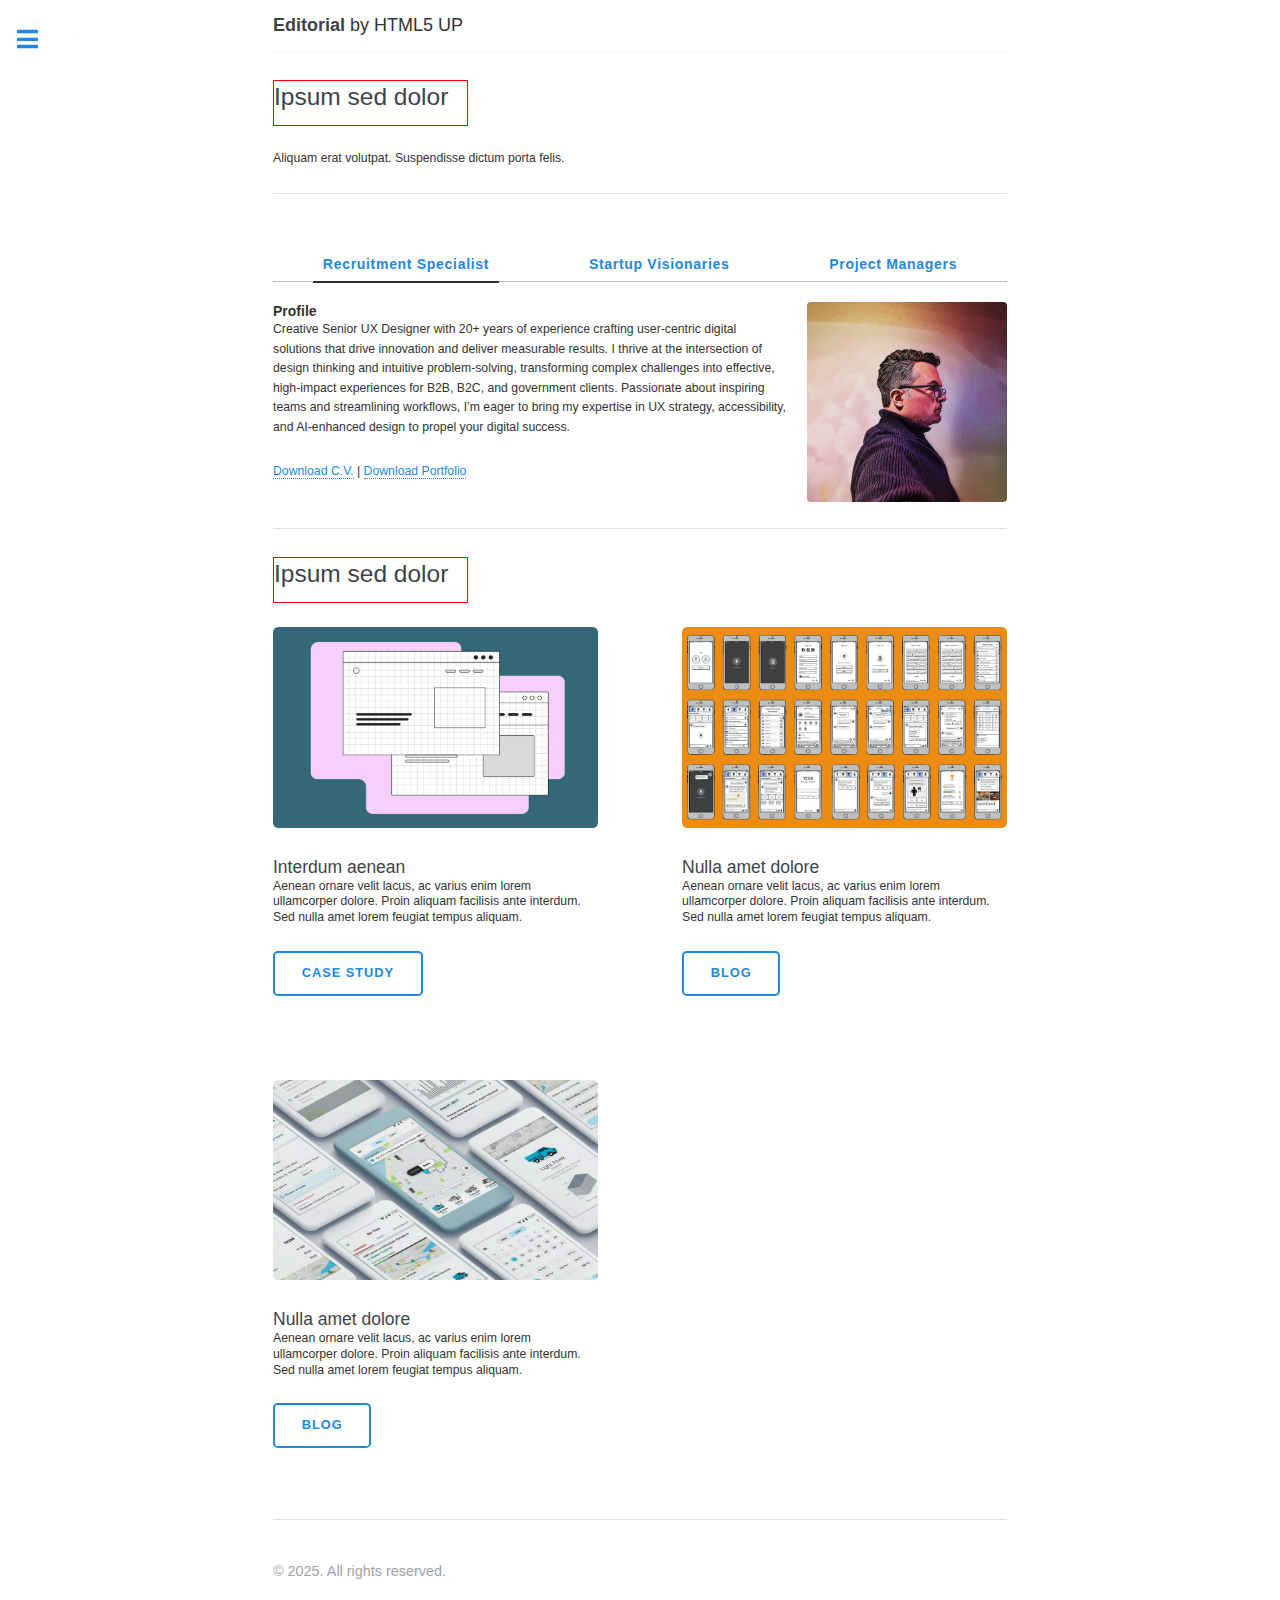
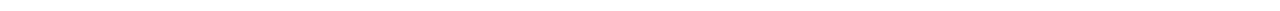
<file: index.html>
<!DOCTYPE HTML>
<!--
	Editorial by HTML5 UP
	html5up.net | @ajlkn
	Free for personal and commercial use under the CCA 3.0 license (html5up.net/license)
-->
<html>

<head>
	<title>Editorial by HTML5 UP</title>
	<meta charset="utf-8" />
	<meta name="viewport" content="width=device-width, initial-scale=1, user-scalable=no" />
	<link rel="stylesheet" href="assets/css/main.css" />
</head>

<body class="is-preload">

	<!-- Wrapper -->
	<div id="wrapper">

		<!-- Main -->
		<div id="main">
			<div class="inner">

				<!-- Header -->
				<header id="header">
					<a href="index.html" class="logo"><strong>Editorial</strong> by HTML5 UP</a>

				</header>

				<section>
					<header class="major">
						<h2>Ipsum sed dolor</h2>
					</header>
					<p>Aliquam erat volutpat. Suspendisse dictum porta felis.</p>
				</section>

				<!-- Profile tabs -->
				<section class="profile-tabs">

					<div class="tabs">
						<button class="tab-button active" data-tab="personal">Recruitment Specialist</button>
						<button class="tab-button" data-tab="qualification">Startup Visionaries</button>
						<button class="tab-button" data-tab="education">Project Managers</button>
					</div>
					<div class="tab-content">
						<div class="tab-pane active" id="personal">

							<div class="tab-content-layout">
								<div class="tab-text">
									<h3>Profile</h3>
									<p>Creative Senior UX Designer with 20+ years of experience crafting user-centric
										digital solutions that drive innovation and deliver measurable results. I thrive
										at the intersection of design thinking and intuitive problem-solving,
										transforming complex challenges into effective, high-impact experiences for B2B,
										B2C, and government clients. Passionate about inspiring teams and streamlining
										workflows, I’m eager to bring my expertise in UX strategy, accessibility, and
										AI-enhanced design to propel your digital success.</p>
									<p><a href="#">Download C.V.</a> | <a href="#">Download Portfolio</a></p>
								</div>
								<div class="tab-image-container">
									<img src="images/portrait-filled.jpg" alt="Education Image" class="tab-image">
								</div>
							</div>
						</div>
						<div class="tab-pane" id="qualification">
							<h3>Growth Through Design</h3>
							<div class="tab-content-layout">
								<div class="tab-text">
									<p>With over 20 years of experience as a Senior UX Designer, I bring a proven track
										record of crafting digital products that elevate success in banking, finance,
										publicity, software development, and IT consulting. My user-centered designs
										enhance engagement and profitability, seamlessly aligning customer needs with
										business objectives. I guide projects from concept to market with precision,
										collaborating across teams to deliver practical, impactful solutions that drive
										results and position startups for growth. Count on me to turn your vision into a
										competitive edge that scales.</p>
								</div>
								<div class="tab-image-container">
									<img src="images/alert.jpg" alt="Education Image" class="tab-image">
								</div>
							</div>
						</div>
						<div class="tab-pane" id="education">
							<h3>Navigator, Collaborator, and Integrator</h3>
							<div class="tab-content-layout">
								<div class="tab-text">
									<p>I’m a Senior UX Designer who’s spent years bridging design and code, crafting
										visually striking, user-centric experiences for web and mobile with tools like
										Mural, Figma, Uizard, Visily, and Mockflow. Grounded in usability,
										accessibility, and information architecture, I’ve collaborated closely with dev
										teams—decoding design files, supervising implementation, and speaking the
										language of the software lifecycle. With a knack for HTML, CSS, and JavaScript,
										I’ve tweaked templates and deployed simple CMS setups, ensuring ideas come to
										life seamlessly from wireframes to launch, aligned with user needs and business
										goals.</p>
								</div>
								<div class="tab-image-container">
									<img src="images/autora.jpg" alt="Education Image" class="tab-image">
								</div>
							</div>
						</div>
					</div>
				</section>



				<!-- Section -->
				<section>
					<header class="major">
						<h2>Ipsum sed dolor</h2>
					</header>
					<div class="posts">
						<article>
							<a href="#" class="image"><img src="images/mockup-04.jpg" alt="" /></a>
							<h3>Interdum aenean</h3>
							<p>Aenean ornare velit lacus, ac varius enim lorem ullamcorper dolore. Proin aliquam
								facilisis ante interdum. Sed nulla amet lorem feugiat tempus aliquam.</p>
							<ul class="actions">
								<li><a href="generic.html" class="button">Case study</a></li>
							</ul>
						</article>
						<article>
							<a href="#" class="image"><img src="images/mockup-01.jpg" alt="" /></a>
							<h3>Nulla amet dolore</h3>
							<p>Aenean ornare velit lacus, ac varius enim lorem ullamcorper dolore. Proin aliquam
								facilisis ante interdum. Sed nulla amet lorem feugiat tempus aliquam.</p>
							<ul class="actions">
								
								<li><a href="case-show-1.html" class="button">Blog</a></li>
							</ul>
						</article>
						<article>
							<a href="#" class="image"><img src="images/mockup-03.jpg" alt="" /></a>
							<h3>Nulla amet dolore</h3>
							<p>Aenean ornare velit lacus, ac varius enim lorem ullamcorper dolore. Proin aliquam
								facilisis ante interdum. Sed nulla amet lorem feugiat tempus aliquam.</p>
							<ul class="actions">
								
								<li><a href="case-show-1.html" class="button">Blog</a></li>
							</ul>
						</article>
					</div>
				</section>
				<hr class="major" />
				<!-- Footer -->
				<footer id="footer">
					<p class="copyright">&copy; 2025. All rights reserved.</p>
				</footer>
			</div>

		</div>

		<!-- Sidebar -->
		<div id="sidebar">
			<div class="inner">

				<!-- Menu -->
				<nav id="menu">
					<header class="major">
						<h2>Menu</h2>
					</header>
					<ul>
						<li><a href="index.html">About me</a></li>


						<li>
							<span class="opener">Projects</span>
							<ul>
								<li><a href="#">Design approach</a></li>
								<li><a href="case-show-1.html">Case mobile app</a></li>
								<li><a href="generic.html">Case web app</a></li>
							</ul>
						</li>



					</ul>
				</nav>



				<!-- Section -->
				<section>
					<header class="major">
						<h2>Get in touch</h2>
					</header>
					<p><i class="fa fa-quote-left fa-3x fa-pull-left fa-border" aria-hidden="true"></i>Sed varius enim
						lorem ullamcorper dolore aliquam aenean ornare velit lacus, ac varius enim lorem ullamcorper
						dolore. Proin sed aliquam facilisis ante interdum. Sed nulla amet lorem feugiat tempus aliquam.
					</p>
					<ul class="contact">
						<li class="icon solid fa-envelope"><a href="#">Digital Product Design</a></li>
						<li class="icon solid fa-camera-retro"><a href="#">Digital Product Design</a></li>
						<li class="icon solid fa-spinner"><a href="#">Digital Product Design</a></li>
					</ul>
				</section>

				<!-- Footer -->
				<footer id="footer">
					<p class="copyright">&copy; 2025. All rights reserved. Inspired by: <a
							href="https://html5up.net">HTML5 UP</a>.</p>
				</footer>

			</div>
		</div>

	</div>

	<!-- Scripts -->
	<script src="assets/js/jquery.min.js"></script>
	<script src="assets/js/browser.min.js"></script>
	<script src="assets/js/breakpoints.min.js"></script>
	<script src="assets/js/util.js"></script>
	<script src="assets/js/main.js"></script>
	<script>
		document.querySelectorAll('.tab-button').forEach(button => {
			button.addEventListener('click', () => {
				const tabId = button.getAttribute('data-tab');
				document.querySelectorAll('.tab-button').forEach(btn => btn.classList.remove('active'));
				document.querySelectorAll('.tab-pane').forEach(pane => pane.classList.remove('active'));
				button.classList.add('active');
				document.getElementById(tabId).classList.add('active');
			});
		});
	</script>
</body>

</html>
</file>
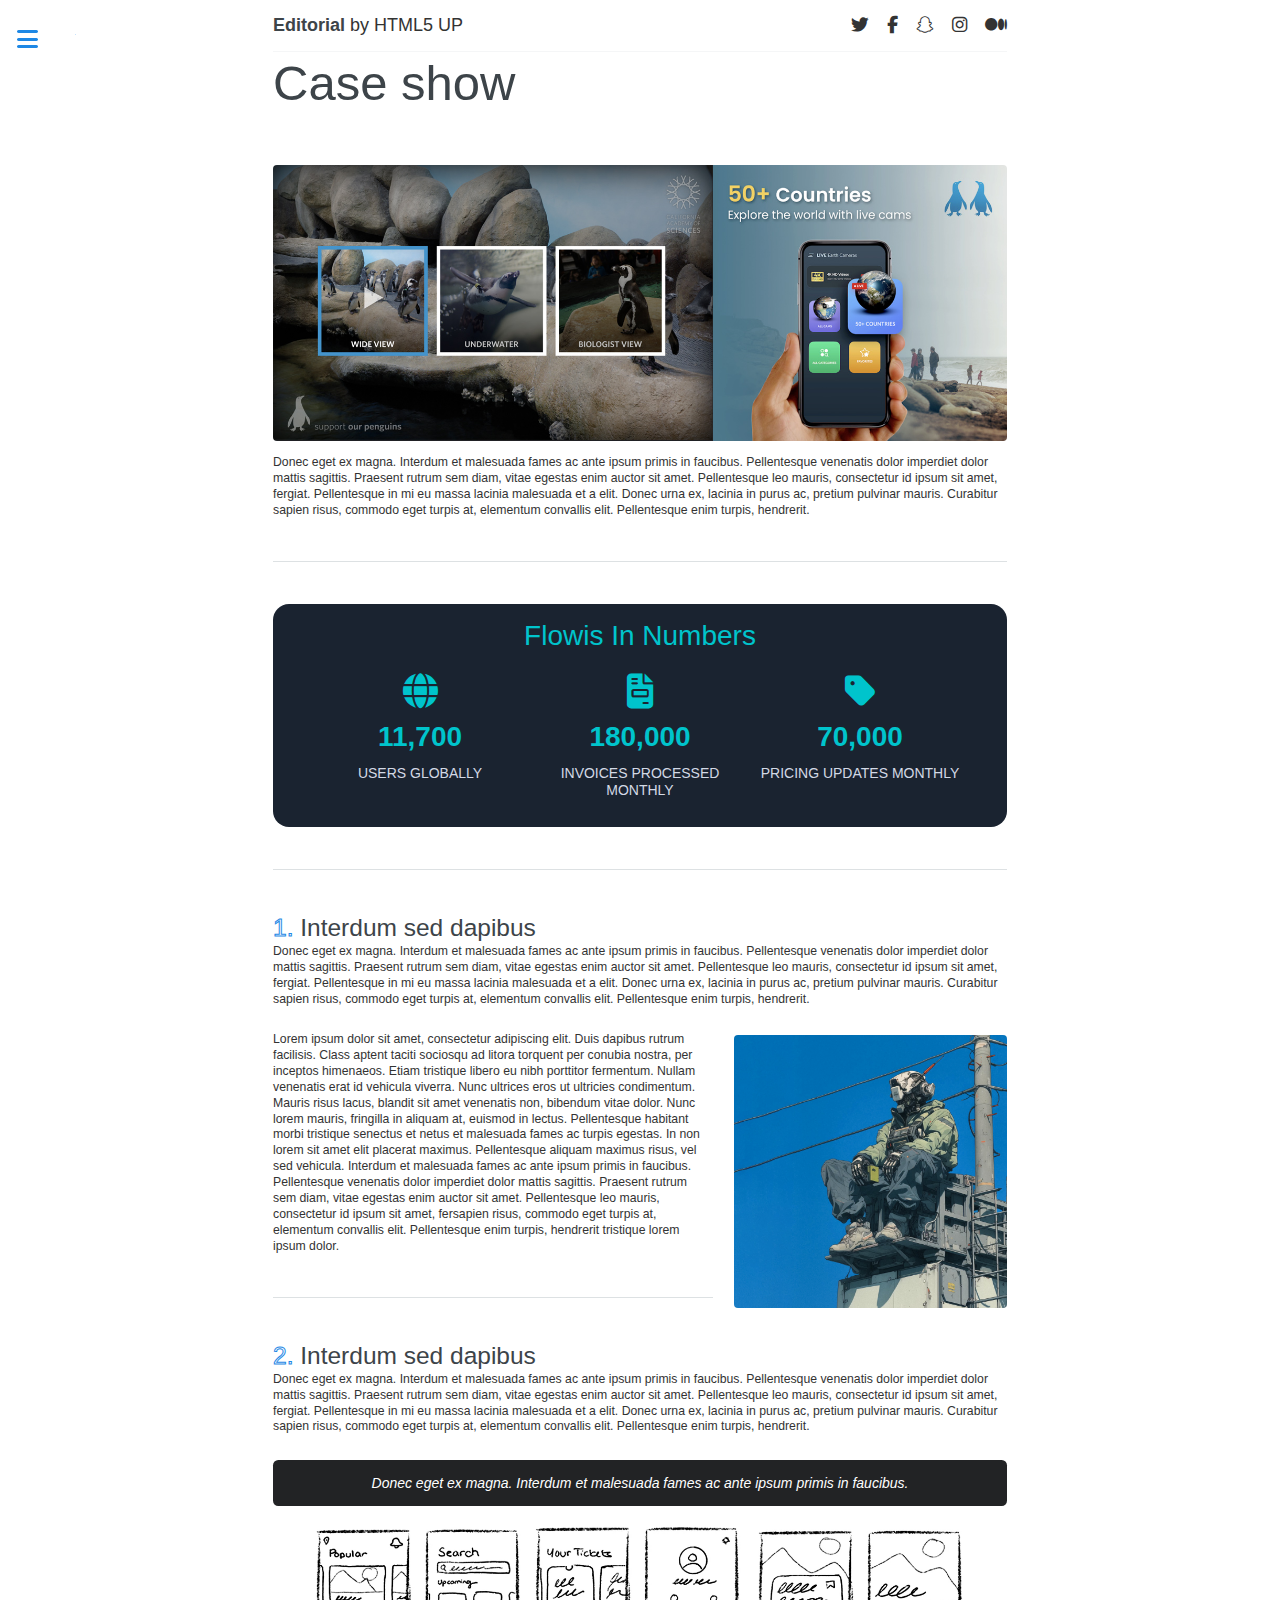
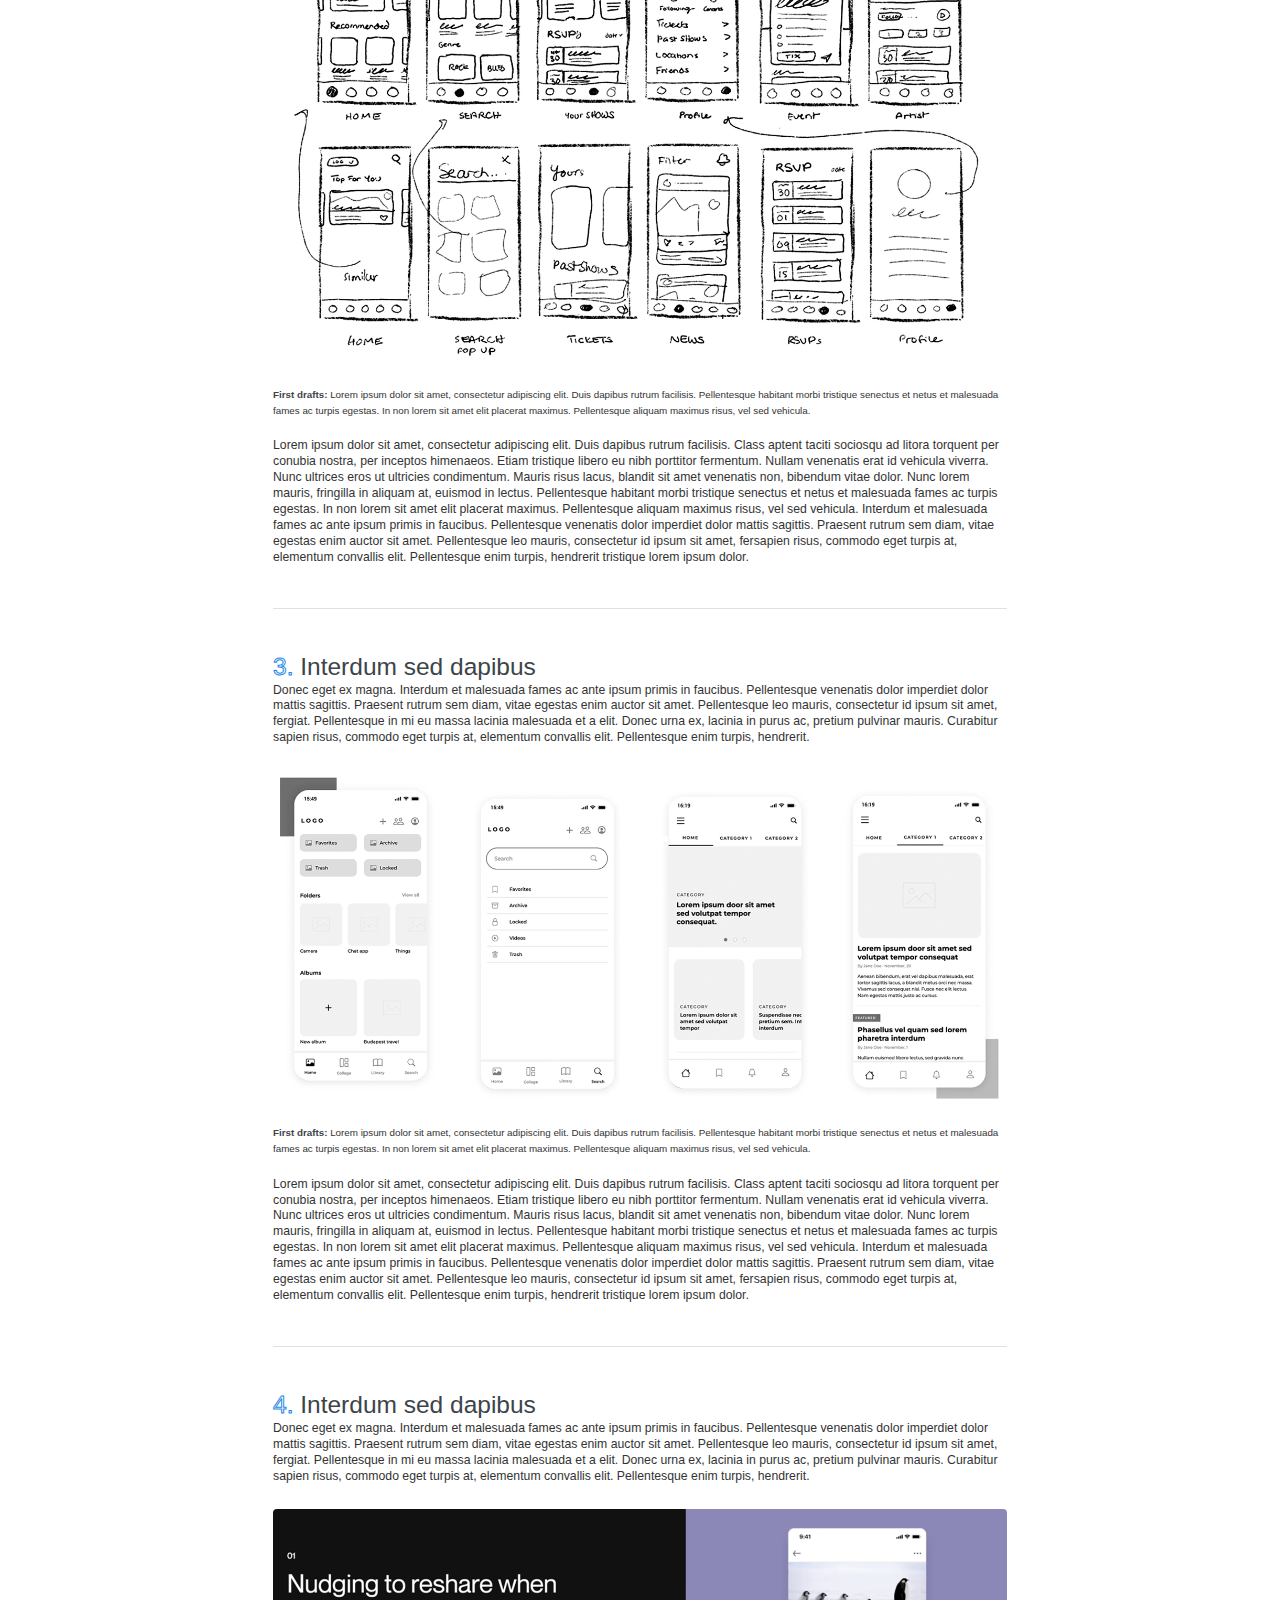
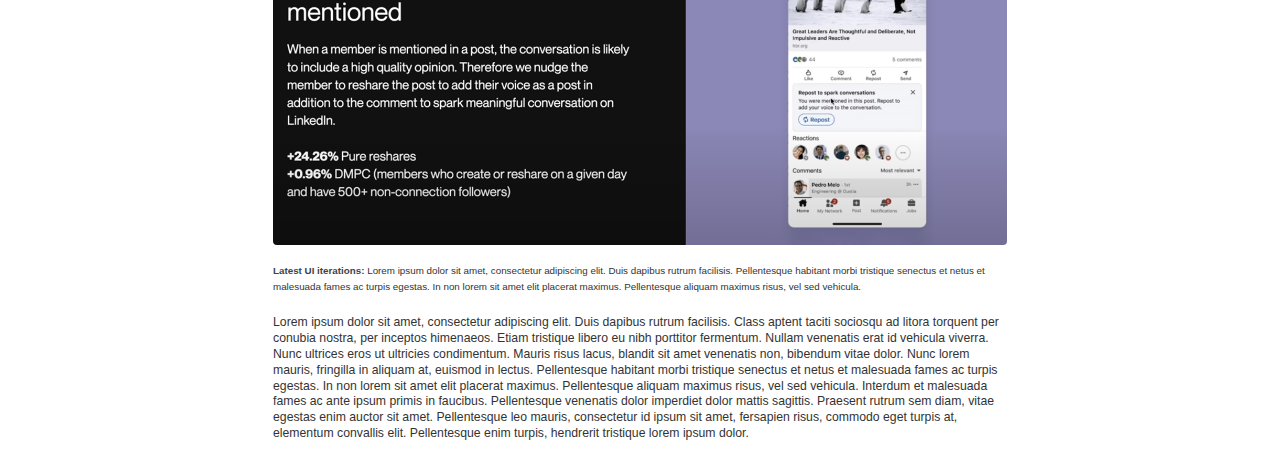
<file: case-show-1.html>
<!DOCTYPE HTML>
<!--
	Editorial by HTML5 UP
	html5up.net | @ajlkn
	Free for personal and commercial use under the CCA 3.0 license (html5up.net/license)
-->
<html>

<head>
	<title>Case show</title>
	<meta charset="utf-8" />
	<meta name="viewport" content="width=device-width, initial-scale=1, user-scalable=no" />
	<link rel="stylesheet" href="assets/css/main.css" />
<!-- Include Font Awesome for icons (optional, for similar icons) -->
<!-- <link rel="stylesheet" href="https://cdnjs.cloudflare.com/ajax/libs/font-awesome/6.0.0-beta3/css/all.min.css"> -->
<link rel="stylesheet" href="https://cdnjs.cloudflare.com/ajax/libs/font-awesome/6.7.2/css/all.min.css">


</head>

<body class="is-preload">

	<!-- Wrapper -->
	<div id="wrapper">

		<!-- Main -->
		<div id="main">
			<div class="inner">

				<!-- Header -->
				<header id="header">
					<a href="index.html" class="logo"><strong>Editorial</strong> by HTML5 UP</a>
					<ul class="icons">
						<li><a href="#" class="icon brands fa-twitter"><span class="label">Twitter</span></a></li>
						<li><a href="#" class="icon brands fa-facebook-f"><span class="label">Facebook</span></a></li>
						<li><a href="#" class="icon brands fa-snapchat-ghost"><span class="label">Snapchat</span></a>
						</li>
						<li><a href="#" class="icon brands fa-instagram"><span class="label">Instagram</span></a></li>
						<li><a href="#" class="icon brands fa-medium-m"><span class="label">Medium</span></a></li>
					</ul>
				</header>

				<!-- Content -->
		
					<header class="main">
						<h1>Case show</h1>
					</header>

					<span class="image main"><img src="images/wire04.jpg" alt="" /></span>


					<p>Donec eget ex magna. Interdum et malesuada fames ac ante ipsum primis in faucibus. Pellentesque
						venenatis dolor imperdiet dolor mattis sagittis. Praesent rutrum sem diam, vitae egestas enim
						auctor sit amet. Pellentesque leo mauris, consectetur id ipsum sit amet, fergiat. Pellentesque
						in mi eu massa lacinia malesuada et a elit. Donec urna ex, lacinia in purus ac, pretium pulvinar
						mauris. Curabitur sapien risus, commodo eget turpis at, elementum convallis elit. Pellentesque
						enim turpis, hendrerit.</p>

				<hr class="major" />

				<section class="kpi-section">
					<h2>Flowis In Numbers</h2>
					<div class="kpi-container">
						<div class="kpi-item">
							<i class="fas fa-globe"></i>
							<div class="kpi-number">11,700</div>
							<div class="kpi-label">Users Globally</div>
						</div>
						<div class="kpi-item">
							<i class="fas fa-file-invoice"></i>
							<div class="kpi-number">180,000</div>
							<div class="kpi-label">Invoices Processed Monthly</div>
						</div>
						<div class="kpi-item">
							<i class="fas fa-tag"></i>
							<div class="kpi-number">70,000</div>
							<div class="kpi-label">Pricing Updates Monthly</div>
						</div>
					</div>
				</section>

				<hr class="major" />


				<h2> <span class="outline">1.</span> Interdum sed dapibus</h2>
						<p>Donec eget ex magna. Interdum et malesuada fames ac ante ipsum primis in faucibus. Pellentesque
							venenatis dolor imperdiet dolor mattis sagittis. Praesent rutrum sem diam, vitae egestas enim
							auctor sit amet. Pellentesque leo mauris, consectetur id ipsum sit amet, fergiat. Pellentesque
							in mi eu massa lacinia malesuada et a elit. Donec urna ex, lacinia in purus ac, pretium pulvinar
							mauris. Curabitur sapien risus, commodo eget turpis at, elementum convallis elit. Pellentesque
							enim turpis, hendrerit.</p>
	
							<span class="image right"><img src="images/wire05.jpg" alt="" /></span>
	
						<p>Lorem ipsum dolor sit amet, consectetur adipiscing elit. Duis dapibus rutrum facilisis. Class
							aptent taciti sociosqu ad litora torquent per conubia nostra, per inceptos himenaeos. Etiam
							tristique libero eu nibh porttitor fermentum. Nullam venenatis erat id vehicula viverra. Nunc
							ultrices eros ut ultricies condimentum. Mauris risus lacus, blandit sit amet venenatis non,
							bibendum vitae dolor. Nunc lorem mauris, fringilla in aliquam at, euismod in lectus.
							Pellentesque habitant morbi tristique senectus et netus et malesuada fames ac turpis egestas. In
							non lorem sit amet elit placerat maximus. Pellentesque aliquam maximus risus, vel sed vehicula.
							Interdum et malesuada fames ac ante ipsum primis in faucibus. Pellentesque venenatis dolor
							imperdiet dolor mattis sagittis. Praesent rutrum sem diam, vitae egestas enim auctor sit amet.
							Pellentesque leo mauris, consectetur id ipsum sit amet, fersapien risus, commodo eget turpis at,
							elementum convallis elit. Pellentesque enim turpis, hendrerit tristique lorem ipsum dolor.</p>
	
							<hr class="major" />		

				
				
					<h2><span class="outline">2.</span> Interdum sed dapibus</h2>
					<p>Donec eget ex magna. Interdum et malesuada fames ac ante ipsum primis in faucibus. Pellentesque
						venenatis dolor imperdiet dolor mattis sagittis. Praesent rutrum sem diam, vitae egestas enim
						auctor sit amet. Pellentesque leo mauris, consectetur id ipsum sit amet, fergiat. Pellentesque
						in mi eu massa lacinia malesuada et a elit. Donec urna ex, lacinia in purus ac, pretium pulvinar
						mauris. Curabitur sapien risus, commodo eget turpis at, elementum convallis elit. Pellentesque
						enim turpis, hendrerit.</p>
						<div class="highlight"><p>Donec eget ex magna. Interdum et malesuada fames ac ante ipsum primis in faucibus.</p></div>

						<span class="image main wireframe"><img src="images/wire01.png" alt="" /></span>
						<p><sub><b>First drafts: </b>Lorem ipsum dolor sit amet, consectetur adipiscing elit. Duis dapibus
							rutrum facilisis. Pellentesque habitant morbi tristique senectus et netus et malesuada fames ac
							turpis egestas. In non lorem sit amet elit placerat maximus. Pellentesque aliquam maximus risus,
							vel sed vehicula.</sub></p>

					<p>Lorem ipsum dolor sit amet, consectetur adipiscing elit. Duis dapibus rutrum facilisis. Class
						aptent taciti sociosqu ad litora torquent per conubia nostra, per inceptos himenaeos. Etiam
						tristique libero eu nibh porttitor fermentum. Nullam venenatis erat id vehicula viverra. Nunc
						ultrices eros ut ultricies condimentum. Mauris risus lacus, blandit sit amet venenatis non,
						bibendum vitae dolor. Nunc lorem mauris, fringilla in aliquam at, euismod in lectus.
						Pellentesque habitant morbi tristique senectus et netus et malesuada fames ac turpis egestas. In
						non lorem sit amet elit placerat maximus. Pellentesque aliquam maximus risus, vel sed vehicula.
						Interdum et malesuada fames ac ante ipsum primis in faucibus. Pellentesque venenatis dolor
						imperdiet dolor mattis sagittis. Praesent rutrum sem diam, vitae egestas enim auctor sit amet.
						Pellentesque leo mauris, consectetur id ipsum sit amet, fersapien risus, commodo eget turpis at,
						elementum convallis elit. Pellentesque enim turpis, hendrerit tristique lorem ipsum dolor.</p>

						<hr class="major" />

						<h2><span class="outline">3.</span> Interdum sed dapibus</h2>
						<p>Donec eget ex magna. Interdum et malesuada fames ac ante ipsum primis in faucibus. Pellentesque
							venenatis dolor imperdiet dolor mattis sagittis. Praesent rutrum sem diam, vitae egestas enim
							auctor sit amet. Pellentesque leo mauris, consectetur id ipsum sit amet, fergiat. Pellentesque
							in mi eu massa lacinia malesuada et a elit. Donec urna ex, lacinia in purus ac, pretium pulvinar
							mauris. Curabitur sapien risus, commodo eget turpis at, elementum convallis elit. Pellentesque
							enim turpis, hendrerit.</p>
	
							<span class="image main wireframe"><img src="images/wire02.png" alt="" /></span>
							<p><sub><b>First drafts: </b>Lorem ipsum dolor sit amet, consectetur adipiscing elit. Duis dapibus
								rutrum facilisis. Pellentesque habitant morbi tristique senectus et netus et malesuada fames ac
								turpis egestas. In non lorem sit amet elit placerat maximus. Pellentesque aliquam maximus risus,
								vel sed vehicula.</sub></p>
	
						<p>Lorem ipsum dolor sit amet, consectetur adipiscing elit. Duis dapibus rutrum facilisis. Class
							aptent taciti sociosqu ad litora torquent per conubia nostra, per inceptos himenaeos. Etiam
							tristique libero eu nibh porttitor fermentum. Nullam venenatis erat id vehicula viverra. Nunc
							ultrices eros ut ultricies condimentum. Mauris risus lacus, blandit sit amet venenatis non,
							bibendum vitae dolor. Nunc lorem mauris, fringilla in aliquam at, euismod in lectus.
							Pellentesque habitant morbi tristique senectus et netus et malesuada fames ac turpis egestas. In
							non lorem sit amet elit placerat maximus. Pellentesque aliquam maximus risus, vel sed vehicula.
							Interdum et malesuada fames ac ante ipsum primis in faucibus. Pellentesque venenatis dolor
							imperdiet dolor mattis sagittis. Praesent rutrum sem diam, vitae egestas enim auctor sit amet.
							Pellentesque leo mauris, consectetur id ipsum sit amet, fersapien risus, commodo eget turpis at,
							elementum convallis elit. Pellentesque enim turpis, hendrerit tristique lorem ipsum dolor.</p>
	
							<hr class="major" />

							<h2><span class="outline">4.</span> Interdum sed dapibus</h2>
							<p>Donec eget ex magna. Interdum et malesuada fames ac ante ipsum primis in faucibus. Pellentesque
								venenatis dolor imperdiet dolor mattis sagittis. Praesent rutrum sem diam, vitae egestas enim
								auctor sit amet. Pellentesque leo mauris, consectetur id ipsum sit amet, fergiat. Pellentesque
								in mi eu massa lacinia malesuada et a elit. Donec urna ex, lacinia in purus ac, pretium pulvinar
								mauris. Curabitur sapien risus, commodo eget turpis at, elementum convallis elit. Pellentesque
								enim turpis, hendrerit.</p>
		
								<span class="image main mockup"><img src="images/wire03.png" alt="" /></span>
								<p><sub><b>Latest UI iterations: </b>Lorem ipsum dolor sit amet, consectetur adipiscing elit. Duis dapibus
									rutrum facilisis. Pellentesque habitant morbi tristique senectus et netus et malesuada fames ac
									turpis egestas. In non lorem sit amet elit placerat maximus. Pellentesque aliquam maximus risus,
									vel sed vehicula.</sub></p>
		
							<p>Lorem ipsum dolor sit amet, consectetur adipiscing elit. Duis dapibus rutrum facilisis. Class
								aptent taciti sociosqu ad litora torquent per conubia nostra, per inceptos himenaeos. Etiam
								tristique libero eu nibh porttitor fermentum. Nullam venenatis erat id vehicula viverra. Nunc
								ultrices eros ut ultricies condimentum. Mauris risus lacus, blandit sit amet venenatis non,
								bibendum vitae dolor. Nunc lorem mauris, fringilla in aliquam at, euismod in lectus.
								Pellentesque habitant morbi tristique senectus et netus et malesuada fames ac turpis egestas. In
								non lorem sit amet elit placerat maximus. Pellentesque aliquam maximus risus, vel sed vehicula.
								Interdum et malesuada fames ac ante ipsum primis in faucibus. Pellentesque venenatis dolor
								imperdiet dolor mattis sagittis. Praesent rutrum sem diam, vitae egestas enim auctor sit amet.
								Pellentesque leo mauris, consectetur id ipsum sit amet, fersapien risus, commodo eget turpis at,
								elementum convallis elit. Pellentesque enim turpis, hendrerit tristique lorem ipsum dolor.</p>
		

			

			</div>
		</div>

		<!-- Sidebar -->
		<div id="sidebar">
			<div class="inner">

				<!-- Search -->
				<section id="search" class="alt">
					<form method="post" action="#">
						<input type="text" name="query" id="query" placeholder="Search" />
					</form>
				</section>

				<!-- Menu -->
				<nav id="menu">
					<header class="major">
						<h2>Menu</h2>
					</header>
					<ul>
						<li><a href="index.html">Homepage</a></li>
						<li><a href="generic.html">Generic</a></li>
						<li><a href="elements.html">Elements</a></li>
						<li>
							<span class="opener">Submenu</span>
							<ul>
								<li><a href="#">Lorem Dolor</a></li>
								<li><a href="#">Ipsum Adipiscing</a></li>
								<li><a href="#">Tempus Magna</a></li>
								<li><a href="#">Feugiat Veroeros</a></li>
							</ul>
						</li>
						<li><a href="#">Etiam Dolore</a></li>
						<li><a href="#">Adipiscing</a></li>
						<li>
							<span class="opener">Another Submenu</span>
							<ul>
								<li><a href="#">Lorem Dolor</a></li>
								<li><a href="#">Ipsum Adipiscing</a></li>
								<li><a href="#">Tempus Magna</a></li>
								<li><a href="#">Feugiat Veroeros</a></li>
							</ul>
						</li>
						<li><a href="#">Maximus Erat</a></li>
						<li><a href="#">Sapien Mauris</a></li>
						<li><a href="#">Amet Lacinia</a></li>
					</ul>
				</nav>

				<!-- Section -->
				<section>
					<header class="major">
						<h2>Ante interdum</h2>
					</header>
					<div class="mini-posts">
						<article>
							<a href="#" class="image"><img src="images/pic07.jpg" alt="" /></a>
							<p>Aenean ornare velit lacus, ac varius enim lorem ullamcorper dolore aliquam.</p>
						</article>
						<article>
							<a href="#" class="image"><img src="images/pic08.jpg" alt="" /></a>
							<p>Aenean ornare velit lacus, ac varius enim lorem ullamcorper dolore aliquam.</p>
						</article>
						<article>
							<a href="#" class="image"><img src="images/pic09.jpg" alt="" /></a>
							<p>Aenean ornare velit lacus, ac varius enim lorem ullamcorper dolore aliquam.</p>
						</article>
					</div>
					<ul class="actions">
						<li><a href="#" class="button">More</a></li>
					</ul>
				</section>

				<!-- Section -->
				<section>
					<header class="major">
						<h2>Get in touch</h2>
					</header>
					<p>Sed varius enim lorem ullamcorper dolore aliquam aenean ornare velit lacus, ac varius enim lorem
						ullamcorper dolore. Proin sed aliquam facilisis ante interdum. Sed nulla amet lorem feugiat
						tempus aliquam.</p>
					<ul class="contact">
						<li class="icon solid fa-envelope"><a href="#">information@untitled.tld</a></li>
						<li class="icon solid fa-phone">(000) 000-0000</li>
						<li class="icon solid fa-home">1234 Somewhere Road #8254<br />
							Nashville, TN 00000-0000</li>
					</ul>
				</section>

				<!-- Footer -->
				<footer id="footer">
					<p class="copyright">&copy; Untitled. All rights reserved. Demo Images: <a
							href="https://unsplash.com">Unsplash</a>. Design: <a href="https://html5up.net">HTML5
							UP</a>.</p>
				</footer>

			</div>
		</div>

	</div>

	<!-- Scripts -->
	<script src="assets/js/jquery.min.js"></script>
	<script src="assets/js/browser.min.js"></script>
	<script src="assets/js/breakpoints.min.js"></script>
	<script src="assets/js/util.js"></script>
	<script src="assets/js/main.js"></script>

</body>

</html>
</file>
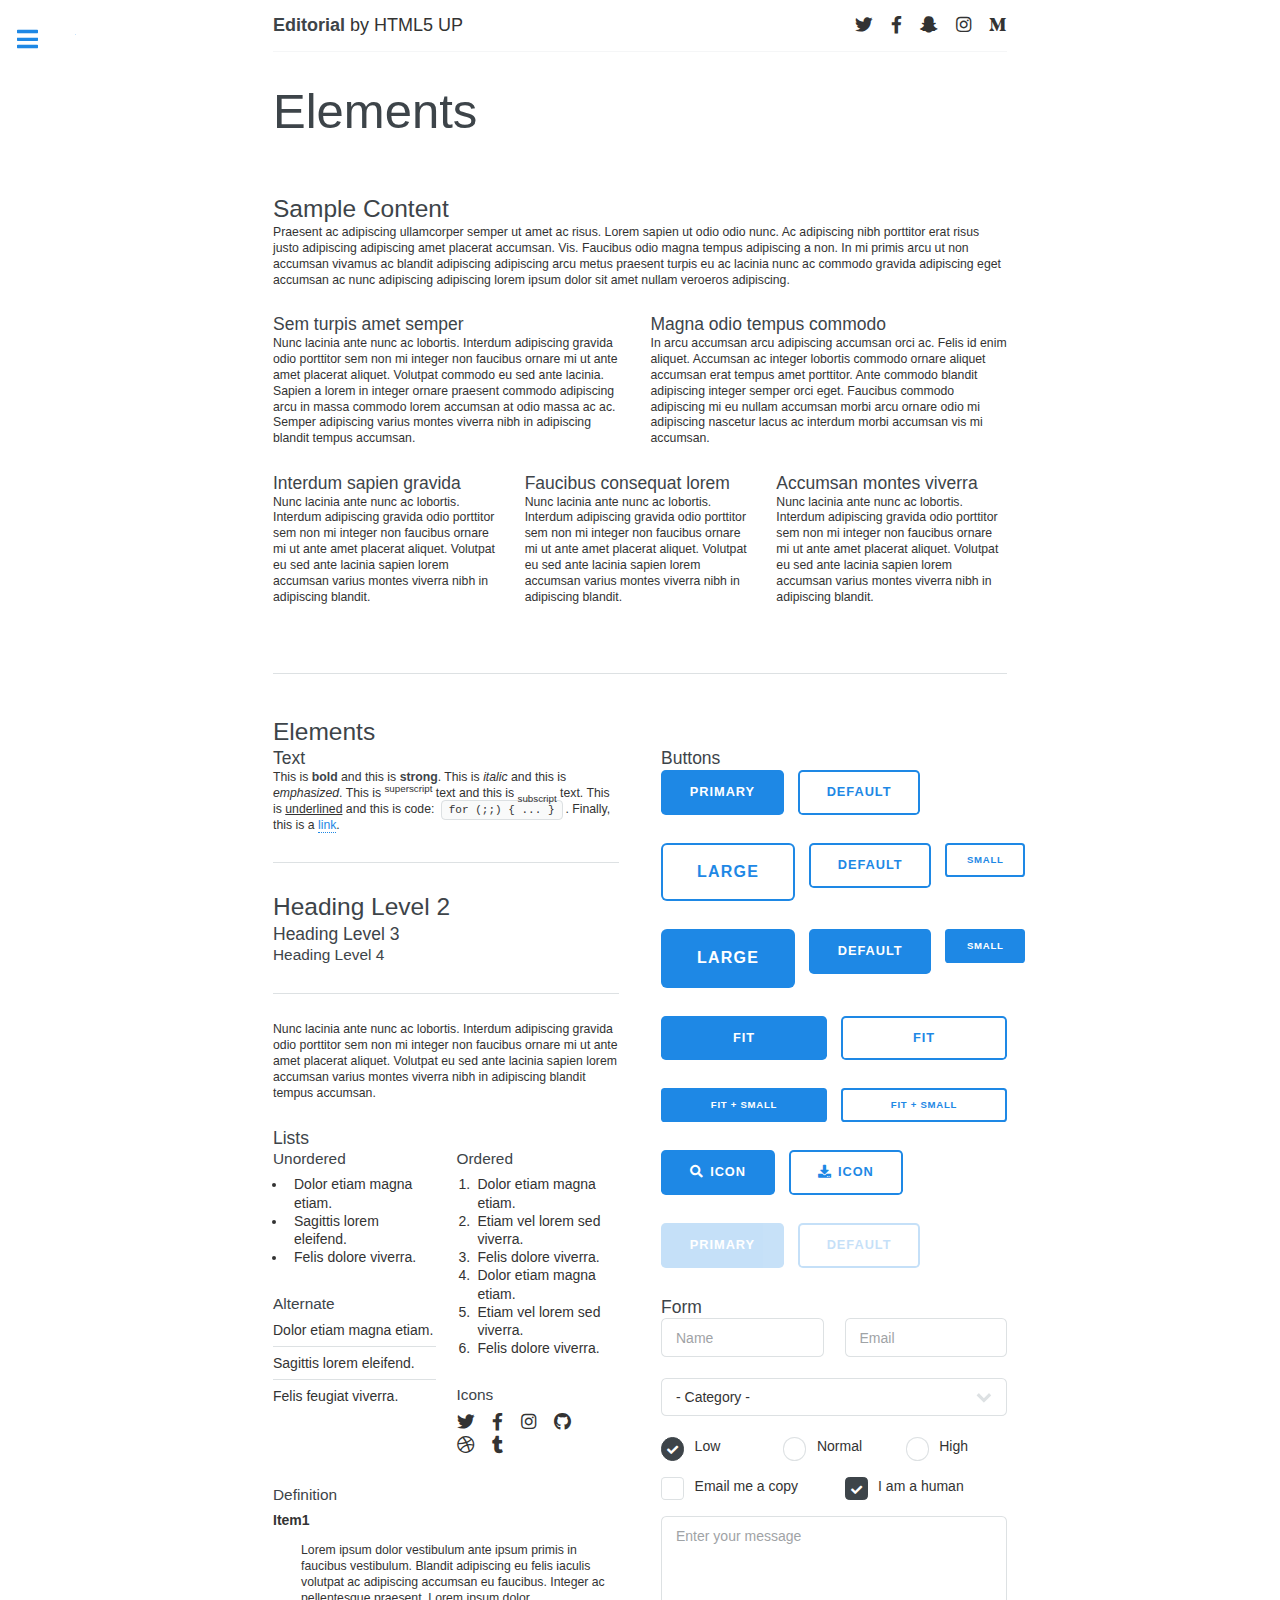
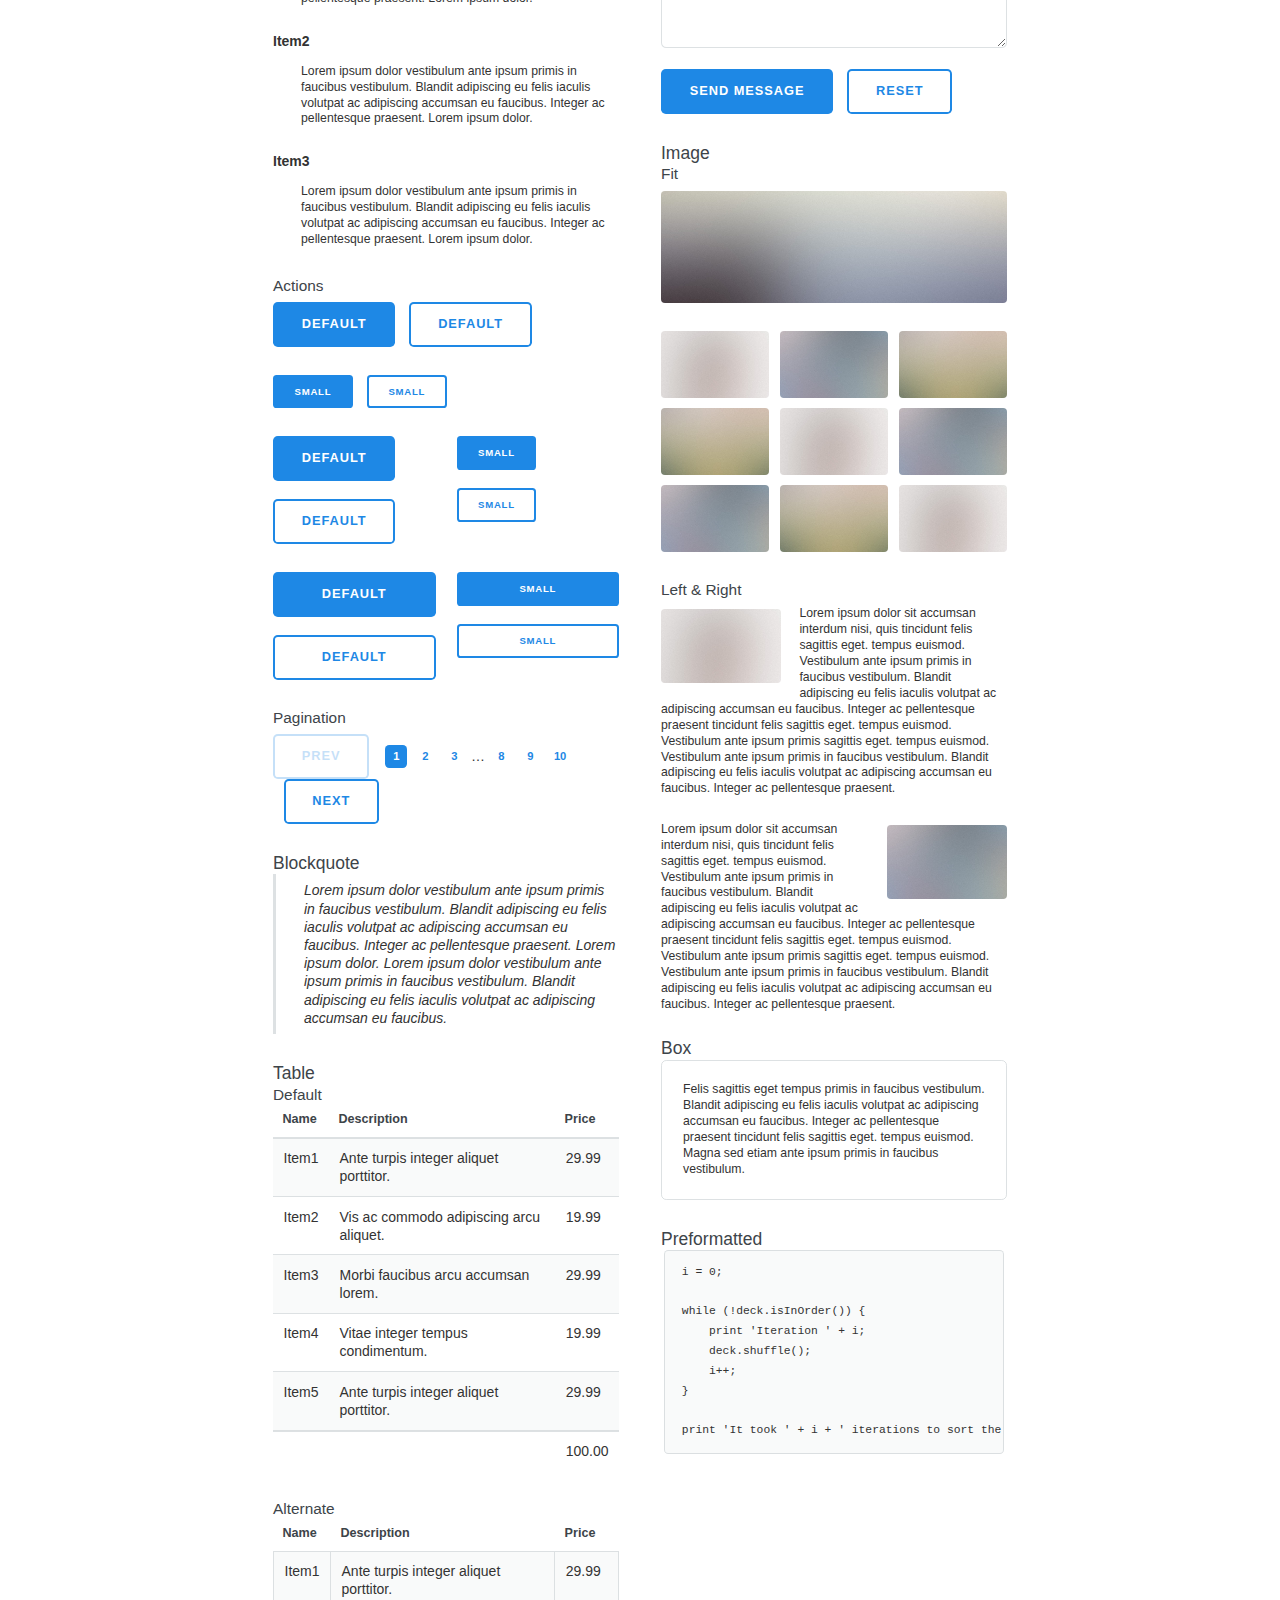
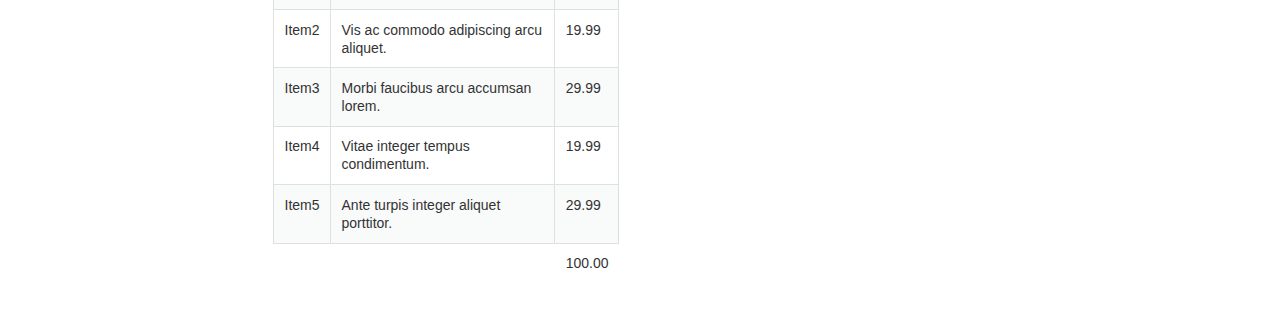
<file: elements.html>
<!DOCTYPE HTML>
<!--
	Editorial by HTML5 UP
	html5up.net | @ajlkn
	Free for personal and commercial use under the CCA 3.0 license (html5up.net/license)
-->
<html>
	<head>
		<title>Elements - Editorial by HTML5 UP</title>
		<meta charset="utf-8" />
		<meta name="viewport" content="width=device-width, initial-scale=1, user-scalable=no" />
		<link rel="stylesheet" href="assets/css/main.css" />
	</head>
	<body class="is-preload">

		<!-- Wrapper -->
			<div id="wrapper">

				<!-- Main -->
					<div id="main">
						<div class="inner">

							<!-- Header -->
								<header id="header">
									<a href="index.html" class="logo"><strong>Editorial</strong> by HTML5 UP</a>
									<ul class="icons">
										<li><a href="#" class="icon brands fa-twitter"><span class="label">Twitter</span></a></li>
										<li><a href="#" class="icon brands fa-facebook-f"><span class="label">Facebook</span></a></li>
										<li><a href="#" class="icon brands fa-snapchat-ghost"><span class="label">Snapchat</span></a></li>
										<li><a href="#" class="icon brands fa-instagram"><span class="label">Instagram</span></a></li>
										<li><a href="#" class="icon brands fa-medium-m"><span class="label">Medium</span></a></li>
									</ul>
								</header>

							<!-- Content -->
								<section>
									<header class="main">
										<h1>Elements</h1>
									</header>

									<!-- Content -->
										<h2 id="content">Sample Content</h2>
										<p>Praesent ac adipiscing ullamcorper semper ut amet ac risus. Lorem sapien ut odio odio nunc. Ac adipiscing nibh porttitor erat risus justo adipiscing adipiscing amet placerat accumsan. Vis. Faucibus odio magna tempus adipiscing a non. In mi primis arcu ut non accumsan vivamus ac blandit adipiscing adipiscing arcu metus praesent turpis eu ac lacinia nunc ac commodo gravida adipiscing eget accumsan ac nunc adipiscing adipiscing lorem ipsum dolor sit amet nullam veroeros adipiscing.</p>
										<div class="row">
											<div class="col-6 col-12-small">
												<h3>Sem turpis amet semper</h3>
												<p>Nunc lacinia ante nunc ac lobortis. Interdum adipiscing gravida odio porttitor sem non mi integer non faucibus ornare mi ut ante amet placerat aliquet. Volutpat commodo eu sed ante lacinia. Sapien a lorem in integer ornare praesent commodo adipiscing arcu in massa commodo lorem accumsan at odio massa ac ac. Semper adipiscing varius montes viverra nibh in adipiscing blandit tempus accumsan.</p>
											</div>
											<div class="col-6 col-12-small">
												<h3>Magna odio tempus commodo</h3>
												<p>In arcu accumsan arcu adipiscing accumsan orci ac. Felis id enim aliquet. Accumsan ac integer lobortis commodo ornare aliquet accumsan erat tempus amet porttitor. Ante commodo blandit adipiscing integer semper orci eget. Faucibus commodo adipiscing mi eu nullam accumsan morbi arcu ornare odio mi adipiscing nascetur lacus ac interdum morbi accumsan vis mi accumsan.</p>
											</div>
											<!-- Break -->
											<div class="col-4 col-12-medium">
												<h3>Interdum sapien gravida</h3>
												<p>Nunc lacinia ante nunc ac lobortis. Interdum adipiscing gravida odio porttitor sem non mi integer non faucibus ornare mi ut ante amet placerat aliquet. Volutpat eu sed ante lacinia sapien lorem accumsan varius montes viverra nibh in adipiscing blandit.</p>
											</div>
											<div class="col-4 col-12-medium">
												<h3>Faucibus consequat lorem</h3>
												<p>Nunc lacinia ante nunc ac lobortis. Interdum adipiscing gravida odio porttitor sem non mi integer non faucibus ornare mi ut ante amet placerat aliquet. Volutpat eu sed ante lacinia sapien lorem accumsan varius montes viverra nibh in adipiscing blandit.</p>
											</div>
											<div class="col-4 col-12-medium">
												<h3>Accumsan montes viverra</h3>
												<p>Nunc lacinia ante nunc ac lobortis. Interdum adipiscing gravida odio porttitor sem non mi integer non faucibus ornare mi ut ante amet placerat aliquet. Volutpat eu sed ante lacinia sapien lorem accumsan varius montes viverra nibh in adipiscing blandit.</p>
											</div>
										</div>

									<hr class="major" />

									<!-- Elements -->
										<h2 id="elements">Elements</h2>
										<div class="row gtr-200">
											<div class="col-6 col-12-medium">

												<!-- Text stuff -->
													<h3>Text</h3>
													<p>This is <b>bold</b> and this is <strong>strong</strong>. This is <i>italic</i> and this is <em>emphasized</em>.
													This is <sup>superscript</sup> text and this is <sub>subscript</sub> text.
													This is <u>underlined</u> and this is code: <code>for (;;) { ... }</code>.
													Finally, this is a <a href="#">link</a>.</p>
													<hr />
													<h2>Heading Level 2</h2>
													<h3>Heading Level 3</h3>
													<h4>Heading Level 4</h4>
													<hr />
													<p>Nunc lacinia ante nunc ac lobortis. Interdum adipiscing gravida odio porttitor sem non mi integer non faucibus ornare mi ut ante amet placerat aliquet. Volutpat eu sed ante lacinia sapien lorem accumsan varius montes viverra nibh in adipiscing blandit tempus accumsan.</p>

												<!-- Lists -->
													<h3>Lists</h3>
													<div class="row">
														<div class="col-6 col-12-small">

															<h4>Unordered</h4>
															<ul>
																<li>Dolor etiam magna etiam.</li>
																<li>Sagittis lorem eleifend.</li>
																<li>Felis dolore viverra.</li>
															</ul>

															<h4>Alternate</h4>
															<ul class="alt">
																<li>Dolor etiam magna etiam.</li>
																<li>Sagittis lorem eleifend.</li>
																<li>Felis feugiat viverra.</li>
															</ul>

														</div>
														<div class="col-6 col-12-small">

															<h4>Ordered</h4>
															<ol>
																<li>Dolor etiam magna etiam.</li>
																<li>Etiam vel lorem sed viverra.</li>
																<li>Felis dolore viverra.</li>
																<li>Dolor etiam magna etiam.</li>
																<li>Etiam vel lorem sed viverra.</li>
																<li>Felis dolore viverra.</li>
															</ol>

															<h4>Icons</h4>
															<ul class="icons">
																<li><a href="#" class="icon brands fa-twitter"><span class="label">Twitter</span></a></li>
																<li><a href="#" class="icon brands fa-facebook-f"><span class="label">Facebook</span></a></li>
																<li><a href="#" class="icon brands fa-instagram"><span class="label">Instagram</span></a></li>
																<li><a href="#" class="icon brands fa-github"><span class="label">Github</span></a></li>
																<li><a href="#" class="icon brands fa-dribbble"><span class="label">Dribbble</span></a></li>
																<li><a href="#" class="icon brands fa-tumblr"><span class="label">Tumblr</span></a></li>
															</ul>

														</div>
													</div>
													<h4>Definition</h4>
													<dl>
														<dt>Item1</dt>
														<dd>
															<p>Lorem ipsum dolor vestibulum ante ipsum primis in faucibus vestibulum. Blandit adipiscing eu felis iaculis volutpat ac adipiscing accumsan eu faucibus. Integer ac pellentesque praesent. Lorem ipsum dolor.</p>
														</dd>
														<dt>Item2</dt>
														<dd>
															<p>Lorem ipsum dolor vestibulum ante ipsum primis in faucibus vestibulum. Blandit adipiscing eu felis iaculis volutpat ac adipiscing accumsan eu faucibus. Integer ac pellentesque praesent. Lorem ipsum dolor.</p>
														</dd>
														<dt>Item3</dt>
														<dd>
															<p>Lorem ipsum dolor vestibulum ante ipsum primis in faucibus vestibulum. Blandit adipiscing eu felis iaculis volutpat ac adipiscing accumsan eu faucibus. Integer ac pellentesque praesent. Lorem ipsum dolor.</p>
														</dd>
													</dl>

													<h4>Actions</h4>
													<ul class="actions">
														<li><a href="#" class="button primary">Default</a></li>
														<li><a href="#" class="button">Default</a></li>
													</ul>
													<ul class="actions small">
														<li><a href="#" class="button primary small">Small</a></li>
														<li><a href="#" class="button small">Small</a></li>
													</ul>
													<div class="row">
														<div class="col-6 col-12-small">
															<ul class="actions stacked">
																<li><a href="#" class="button primary">Default</a></li>
																<li><a href="#" class="button">Default</a></li>
															</ul>
														</div>
														<div class="col-6 col-12-small">
															<ul class="actions stacked">
																<li><a href="#" class="button primary small">Small</a></li>
																<li><a href="#" class="button small">Small</a></li>
															</ul>
														</div>
														<div class="col-6 col-12-small">
															<ul class="actions stacked">
																<li><a href="#" class="button primary fit">Default</a></li>
																<li><a href="#" class="button fit">Default</a></li>
															</ul>
														</div>
														<div class="col-6 col-12-small">
															<ul class="actions stacked">
																<li><a href="#" class="button primary small fit">Small</a></li>
																<li><a href="#" class="button small fit">Small</a></li>
															</ul>
														</div>
													</div>

													<h4>Pagination</h4>
													<ul class="pagination">
														<li><span class="button disabled">Prev</span></li>
														<li><a href="#" class="page active">1</a></li>
														<li><a href="#" class="page">2</a></li>
														<li><a href="#" class="page">3</a></li>
														<li><span>&hellip;</span></li>
														<li><a href="#" class="page">8</a></li>
														<li><a href="#" class="page">9</a></li>
														<li><a href="#" class="page">10</a></li>
														<li><a href="#" class="button">Next</a></li>
													</ul>

												<!-- Blockquote -->
													<h3>Blockquote</h3>
													<blockquote>Lorem ipsum dolor vestibulum ante ipsum primis in faucibus vestibulum. Blandit adipiscing eu felis iaculis volutpat ac adipiscing accumsan eu faucibus. Integer ac pellentesque praesent. Lorem ipsum dolor. Lorem ipsum dolor vestibulum ante ipsum primis in faucibus vestibulum. Blandit adipiscing eu felis iaculis volutpat ac adipiscing accumsan eu faucibus.</blockquote>

												<!-- Table -->
													<h3>Table</h3>

													<h4>Default</h4>
													<div class="table-wrapper">
														<table>
															<thead>
																<tr>
																	<th>Name</th>
																	<th>Description</th>
																	<th>Price</th>
																</tr>
															</thead>
															<tbody>
																<tr>
																	<td>Item1</td>
																	<td>Ante turpis integer aliquet porttitor.</td>
																	<td>29.99</td>
																</tr>
																<tr>
																	<td>Item2</td>
																	<td>Vis ac commodo adipiscing arcu aliquet.</td>
																	<td>19.99</td>
																</tr>
																<tr>
																	<td>Item3</td>
																	<td> Morbi faucibus arcu accumsan lorem.</td>
																	<td>29.99</td>
																</tr>
																<tr>
																	<td>Item4</td>
																	<td>Vitae integer tempus condimentum.</td>
																	<td>19.99</td>
																</tr>
																<tr>
																	<td>Item5</td>
																	<td>Ante turpis integer aliquet porttitor.</td>
																	<td>29.99</td>
																</tr>
															</tbody>
															<tfoot>
																<tr>
																	<td colspan="2"></td>
																	<td>100.00</td>
																</tr>
															</tfoot>
														</table>
													</div>

													<h4>Alternate</h4>
													<div class="table-wrapper">
														<table class="alt">
															<thead>
																<tr>
																	<th>Name</th>
																	<th>Description</th>
																	<th>Price</th>
																</tr>
															</thead>
															<tbody>
																<tr>
																	<td>Item1</td>
																	<td>Ante turpis integer aliquet porttitor.</td>
																	<td>29.99</td>
																</tr>
																<tr>
																	<td>Item2</td>
																	<td>Vis ac commodo adipiscing arcu aliquet.</td>
																	<td>19.99</td>
																</tr>
																<tr>
																	<td>Item3</td>
																	<td> Morbi faucibus arcu accumsan lorem.</td>
																	<td>29.99</td>
																</tr>
																<tr>
																	<td>Item4</td>
																	<td>Vitae integer tempus condimentum.</td>
																	<td>19.99</td>
																</tr>
																<tr>
																	<td>Item5</td>
																	<td>Ante turpis integer aliquet porttitor.</td>
																	<td>29.99</td>
																</tr>
															</tbody>
															<tfoot>
																<tr>
																	<td colspan="2"></td>
																	<td>100.00</td>
																</tr>
															</tfoot>
														</table>
													</div>

											</div>
											<div class="col-6 col-12-medium">

												<!-- Buttons -->
													<h3>Buttons</h3>
													<ul class="actions">
														<li><a href="#" class="button primary">Primary</a></li>
														<li><a href="#" class="button">Default</a></li>
													</ul>
													<ul class="actions">
														<li><a href="#" class="button large">Large</a></li>
														<li><a href="#" class="button">Default</a></li>
														<li><a href="#" class="button small">Small</a></li>
													</ul>
													<ul class="actions">
														<li><a href="#" class="button primary large">Large</a></li>
														<li><a href="#" class="button primary">Default</a></li>
														<li><a href="#" class="button primary small">Small</a></li>
													</ul>
													<ul class="actions fit">
														<li><a href="#" class="button primary fit">Fit</a></li>
														<li><a href="#" class="button fit">Fit</a></li>
													</ul>
													<ul class="actions fit small">
														<li><a href="#" class="button primary fit small">Fit + Small</a></li>
														<li><a href="#" class="button fit small">Fit + Small</a></li>
													</ul>
													<ul class="actions">
														<li><a href="#" class="button primary icon solid fa-search">Icon</a></li>
														<li><a href="#" class="button icon solid fa-download">Icon</a></li>
													</ul>
													<ul class="actions">
														<li><span class="button primary disabled">Primary</span></li>
														<li><span class="button disabled">Default</span></li>
													</ul>

												<!-- Form -->
													<h3>Form</h3>

													<form method="post" action="#">
														<div class="row gtr-uniform">
															<div class="col-6 col-12-xsmall">
																<input type="text" name="demo-name" id="demo-name" value="" placeholder="Name" />
															</div>
															<div class="col-6 col-12-xsmall">
																<input type="email" name="demo-email" id="demo-email" value="" placeholder="Email" />
															</div>
															<!-- Break -->
															<div class="col-12">
																<select name="demo-category" id="demo-category">
																	<option value="">- Category -</option>
																	<option value="1">Manufacturing</option>
																	<option value="1">Shipping</option>
																	<option value="1">Administration</option>
																	<option value="1">Human Resources</option>
																</select>
															</div>
															<!-- Break -->
															<div class="col-4 col-12-small">
																<input type="radio" id="demo-priority-low" name="demo-priority" checked>
																<label for="demo-priority-low">Low</label>
															</div>
															<div class="col-4 col-12-small">
																<input type="radio" id="demo-priority-normal" name="demo-priority">
																<label for="demo-priority-normal">Normal</label>
															</div>
															<div class="col-4 col-12-small">
																<input type="radio" id="demo-priority-high" name="demo-priority">
																<label for="demo-priority-high">High</label>
															</div>
															<!-- Break -->
															<div class="col-6 col-12-small">
																<input type="checkbox" id="demo-copy" name="demo-copy">
																<label for="demo-copy">Email me a copy</label>
															</div>
															<div class="col-6 col-12-small">
																<input type="checkbox" id="demo-human" name="demo-human" checked>
																<label for="demo-human">I am a human</label>
															</div>
															<!-- Break -->
															<div class="col-12">
																<textarea name="demo-message" id="demo-message" placeholder="Enter your message" rows="6"></textarea>
															</div>
															<!-- Break -->
															<div class="col-12">
																<ul class="actions">
																	<li><input type="submit" value="Send Message" class="primary" /></li>
																	<li><input type="reset" value="Reset" /></li>
																</ul>
															</div>
														</div>
													</form>

												<!-- Image -->
													<h3>Image</h3>

													<h4>Fit</h4>
													<span class="image fit"><img src="images/pic11.jpg" alt="" /></span>
													<div class="box alt">
														<div class="row gtr-50 gtr-uniform">
															<div class="col-4"><span class="image fit"><img src="images/pic01.jpg" alt="" /></span></div>
															<div class="col-4"><span class="image fit"><img src="images/pic02.jpg" alt="" /></span></div>
															<div class="col-4"><span class="image fit"><img src="images/pic03.jpg" alt="" /></span></div>
															<!-- Break -->
															<div class="col-4"><span class="image fit"><img src="images/pic03.jpg" alt="" /></span></div>
															<div class="col-4"><span class="image fit"><img src="images/pic01.jpg" alt="" /></span></div>
															<div class="col-4"><span class="image fit"><img src="images/pic02.jpg" alt="" /></span></div>
															<!-- Break -->
															<div class="col-4"><span class="image fit"><img src="images/pic02.jpg" alt="" /></span></div>
															<div class="col-4"><span class="image fit"><img src="images/pic03.jpg" alt="" /></span></div>
															<div class="col-4"><span class="image fit"><img src="images/pic01.jpg" alt="" /></span></div>
														</div>
													</div>

													<h4>Left &amp; Right</h4>
													<p><span class="image left"><img src="images/pic01.jpg" alt="" /></span>Lorem ipsum dolor sit accumsan interdum nisi, quis tincidunt felis sagittis eget. tempus euismod. Vestibulum ante ipsum primis in faucibus vestibulum. Blandit adipiscing eu felis iaculis volutpat ac adipiscing accumsan eu faucibus. Integer ac pellentesque praesent tincidunt felis sagittis eget. tempus euismod. Vestibulum ante ipsum primis sagittis eget. tempus euismod. Vestibulum ante ipsum primis in faucibus vestibulum. Blandit adipiscing eu felis iaculis volutpat ac adipiscing accumsan eu faucibus. Integer ac pellentesque praesent.</p>
													<p><span class="image right"><img src="images/pic02.jpg" alt="" /></span>Lorem ipsum dolor sit accumsan interdum nisi, quis tincidunt felis sagittis eget. tempus euismod. Vestibulum ante ipsum primis in faucibus vestibulum. Blandit adipiscing eu felis iaculis volutpat ac adipiscing accumsan eu faucibus. Integer ac pellentesque praesent tincidunt felis sagittis eget. tempus euismod. Vestibulum ante ipsum primis sagittis eget. tempus euismod. Vestibulum ante ipsum primis in faucibus vestibulum. Blandit adipiscing eu felis iaculis volutpat ac adipiscing accumsan eu faucibus. Integer ac pellentesque praesent.</p>

												<!-- Box -->
													<h3>Box</h3>
													<div class="box">
														<p>Felis sagittis eget tempus primis in faucibus vestibulum. Blandit adipiscing eu felis iaculis volutpat ac adipiscing accumsan eu faucibus. Integer ac pellentesque praesent tincidunt felis sagittis eget. tempus euismod. Magna sed etiam ante ipsum primis in faucibus vestibulum.</p>
													</div>

												<!-- Preformatted Code -->
													<h3>Preformatted</h3>
													<pre><code>i = 0;

while (!deck.isInOrder()) {
    print 'Iteration ' + i;
    deck.shuffle();
    i++;
}

print 'It took ' + i + ' iterations to sort the deck.';
</code></pre>

											</div>
										</div>

								</section>

						</div>
					</div>

				<!-- Sidebar -->
					<div id="sidebar">
						<div class="inner">

							<!-- Search -->
								<section id="search" class="alt">
									<form method="post" action="#">
										<input type="text" name="query" id="query" placeholder="Search" />
									</form>
								</section>

							<!-- Menu -->
								<nav id="menu">
									<header class="major">
										<h2>Menu</h2>
									</header>
									<ul>
										<li><a href="index.html">Homepage</a></li>
										<li><a href="generic.html">Generic</a></li>
										<li><a href="elements.html">Elements</a></li>
										<li>
											<span class="opener">Submenu</span>
											<ul>
												<li><a href="#">Lorem Dolor</a></li>
												<li><a href="#">Ipsum Adipiscing</a></li>
												<li><a href="#">Tempus Magna</a></li>
												<li><a href="#">Feugiat Veroeros</a></li>
											</ul>
										</li>
										<li><a href="#">Etiam Dolore</a></li>
										<li><a href="#">Adipiscing</a></li>
										<li>
											<span class="opener">Another Submenu</span>
											<ul>
												<li><a href="#">Lorem Dolor</a></li>
												<li><a href="#">Ipsum Adipiscing</a></li>
												<li><a href="#">Tempus Magna</a></li>
												<li><a href="#">Feugiat Veroeros</a></li>
											</ul>
										</li>
										<li><a href="#">Maximus Erat</a></li>
										<li><a href="#">Sapien Mauris</a></li>
										<li><a href="#">Amet Lacinia</a></li>
									</ul>
								</nav>

							<!-- Section -->
								<section>
									<header class="major">
										<h2>Ante interdum</h2>
									</header>
									<div class="mini-posts">
										<article>
											<a href="#" class="image"><img src="images/pic07.jpg" alt="" /></a>
											<p>Aenean ornare velit lacus, ac varius enim lorem ullamcorper dolore aliquam.</p>
										</article>
										<article>
											<a href="#" class="image"><img src="images/pic08.jpg" alt="" /></a>
											<p>Aenean ornare velit lacus, ac varius enim lorem ullamcorper dolore aliquam.</p>
										</article>
										<article>
											<a href="#" class="image"><img src="images/pic09.jpg" alt="" /></a>
											<p>Aenean ornare velit lacus, ac varius enim lorem ullamcorper dolore aliquam.</p>
										</article>
									</div>
									<ul class="actions">
										<li><a href="#" class="button">More</a></li>
									</ul>
								</section>

							<!-- Section -->
								<section>
									<header class="major">
										<h2>Get in touch</h2>
									</header>
									<p>Sed varius enim lorem ullamcorper dolore aliquam aenean ornare velit lacus, ac varius enim lorem ullamcorper dolore. Proin sed aliquam facilisis ante interdum. Sed nulla amet lorem feugiat tempus aliquam.</p>
									<ul class="contact">
										<li class="icon solid fa-envelope"><a href="#">information@untitled.tld</a></li>
										<li class="icon solid fa-phone">(000) 000-0000</li>
										<li class="icon solid fa-home">1234 Somewhere Road #8254<br />
										Nashville, TN 00000-0000</li>
									</ul>
								</section>

							<!-- Footer -->
								<footer id="footer">
									<p class="copyright">&copy; Untitled. All rights reserved. Demo Images: <a href="https://unsplash.com">Unsplash</a>. Design: <a href="https://html5up.net">HTML5 UP</a>.</p>
								</footer>

						</div>
					</div>

			</div>

		<!-- Scripts -->
			<script src="assets/js/jquery.min.js"></script>
			<script src="assets/js/browser.min.js"></script>
			<script src="assets/js/breakpoints.min.js"></script>
			<script src="assets/js/util.js"></script>
			<script src="assets/js/main.js"></script>

	</body>
</html>
</file>
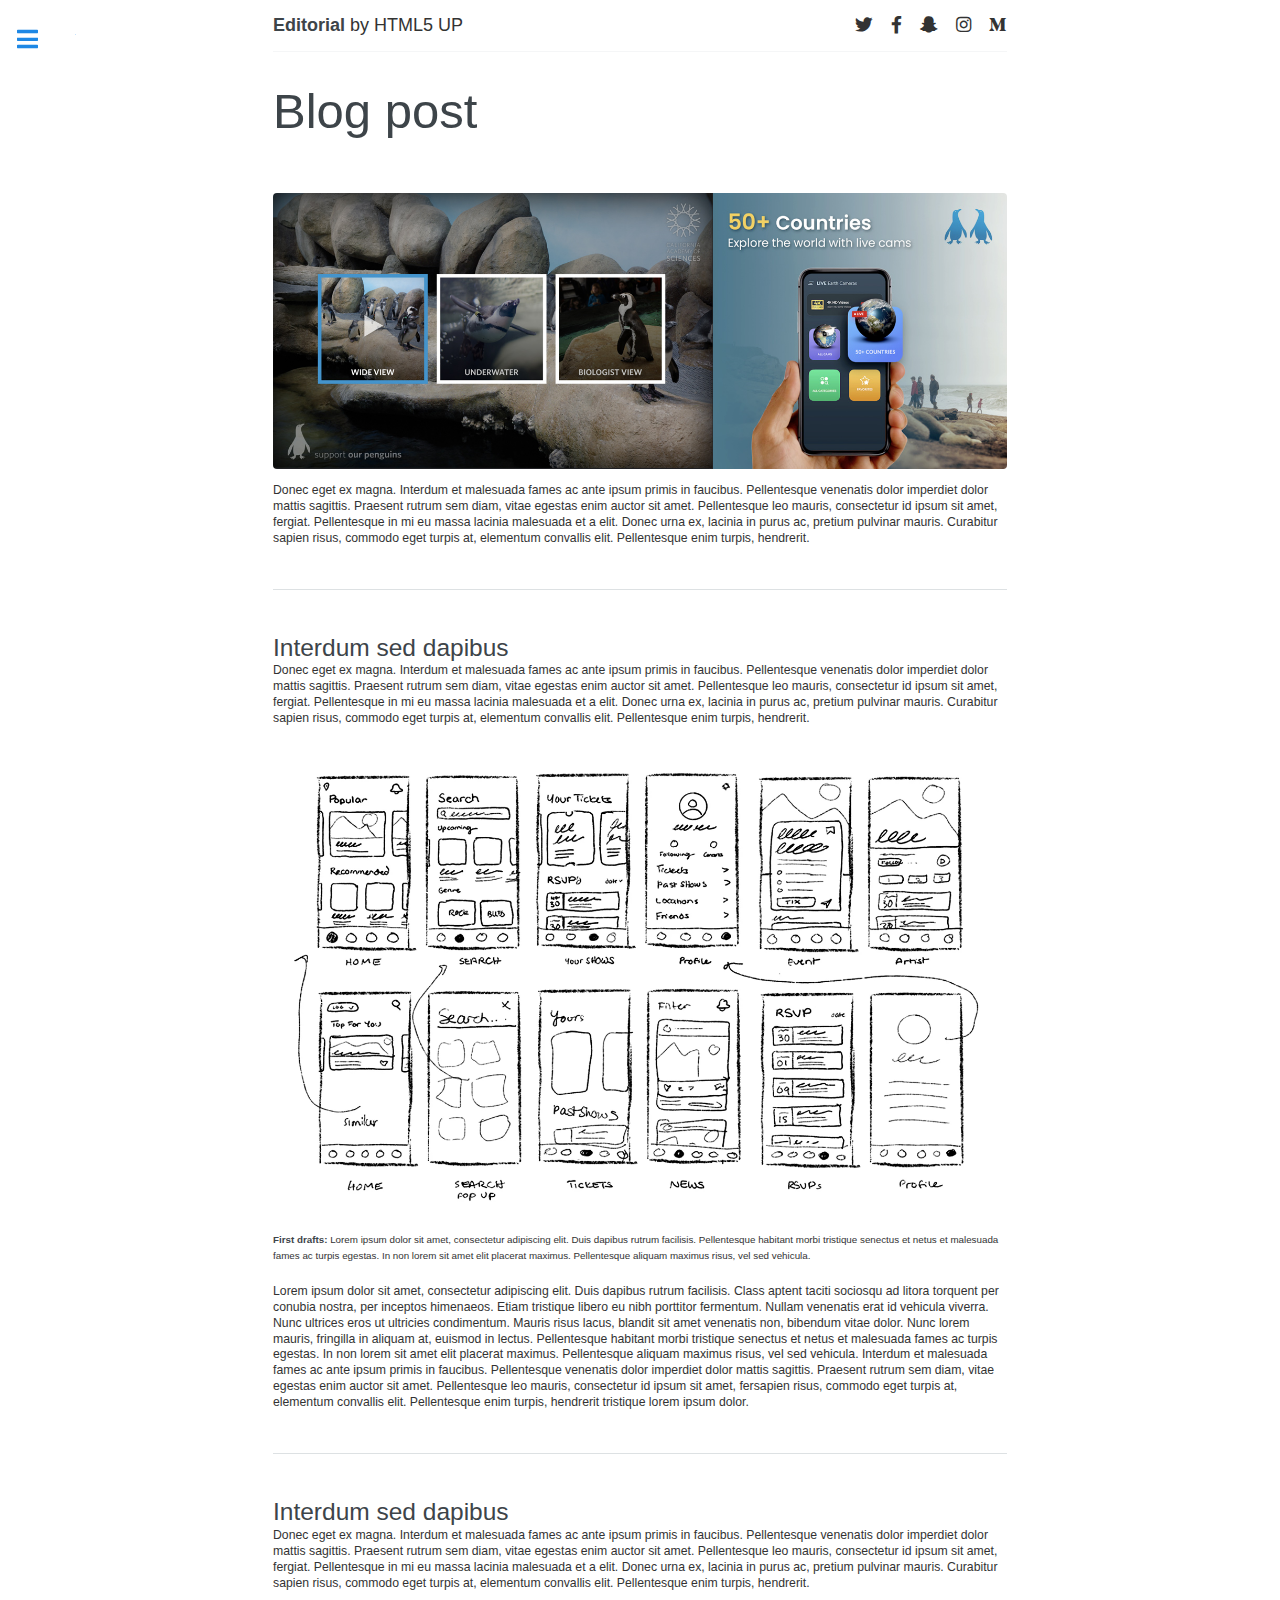
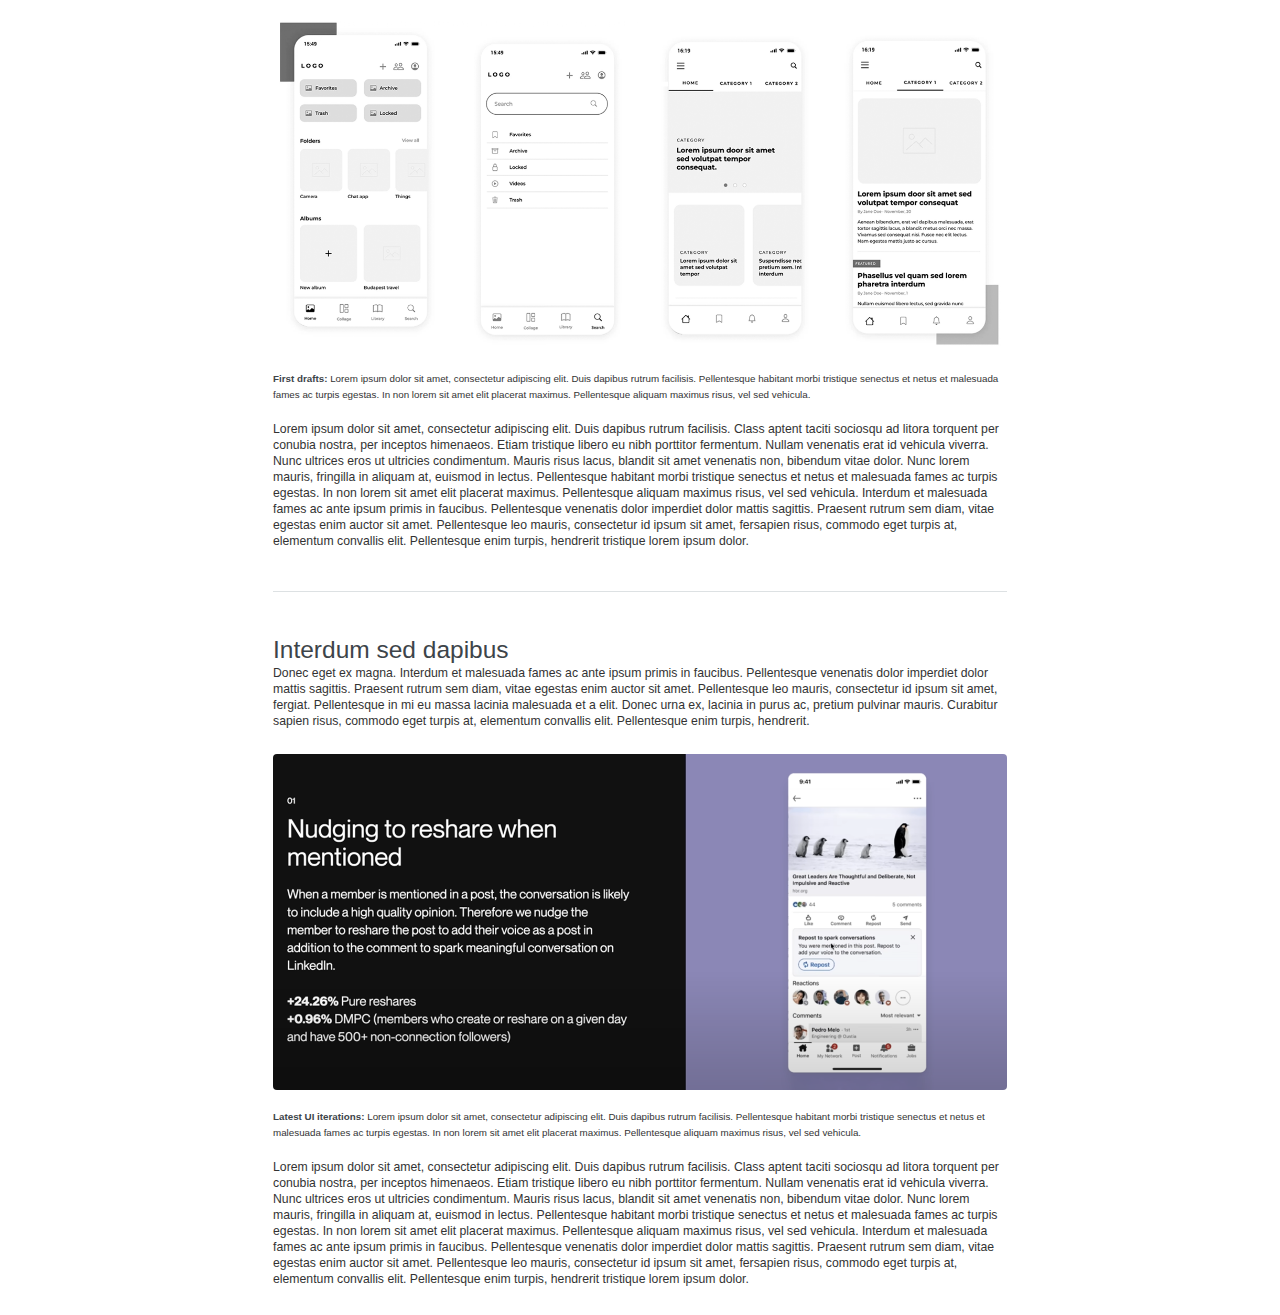
<file: generic.html>
<!DOCTYPE HTML>
<!--
	Editorial by HTML5 UP
	html5up.net | @ajlkn
	Free for personal and commercial use under the CCA 3.0 license (html5up.net/license)
-->
<html>

<head>
	<title>Generic - Editorial by HTML5 UP</title>
	<meta charset="utf-8" />
	<meta name="viewport" content="width=device-width, initial-scale=1, user-scalable=no" />
	<link rel="stylesheet" href="assets/css/main.css" />
</head>

<body class="is-preload">

	<!-- Wrapper -->
	<div id="wrapper">

		<!-- Main -->
		<div id="main">
			<div class="inner">

				<!-- Header -->
				<header id="header">
					<a href="index.html" class="logo"><strong>Editorial</strong> by HTML5 UP</a>
					<ul class="icons">
						<li><a href="#" class="icon brands fa-twitter"><span class="label">Twitter</span></a></li>
						<li><a href="#" class="icon brands fa-facebook-f"><span class="label">Facebook</span></a></li>
						<li><a href="#" class="icon brands fa-snapchat-ghost"><span class="label">Snapchat</span></a>
						</li>
						<li><a href="#" class="icon brands fa-instagram"><span class="label">Instagram</span></a></li>
						<li><a href="#" class="icon brands fa-medium-m"><span class="label">Medium</span></a></li>
					</ul>
				</header>

				<!-- Content -->
				<section>
					<header class="main">
						<h1>Blog post</h1>
					</header>

					<span class="image main"><img src="images/wire04.jpg" alt="" /></span>


					<p>Donec eget ex magna. Interdum et malesuada fames ac ante ipsum primis in faucibus. Pellentesque
						venenatis dolor imperdiet dolor mattis sagittis. Praesent rutrum sem diam, vitae egestas enim
						auctor sit amet. Pellentesque leo mauris, consectetur id ipsum sit amet, fergiat. Pellentesque
						in mi eu massa lacinia malesuada et a elit. Donec urna ex, lacinia in purus ac, pretium pulvinar
						mauris. Curabitur sapien risus, commodo eget turpis at, elementum convallis elit. Pellentesque
						enim turpis, hendrerit.</p>

					
					<hr class="major" />

					<h2>Interdum sed dapibus</h2>
					<p>Donec eget ex magna. Interdum et malesuada fames ac ante ipsum primis in faucibus. Pellentesque
						venenatis dolor imperdiet dolor mattis sagittis. Praesent rutrum sem diam, vitae egestas enim
						auctor sit amet. Pellentesque leo mauris, consectetur id ipsum sit amet, fergiat. Pellentesque
						in mi eu massa lacinia malesuada et a elit. Donec urna ex, lacinia in purus ac, pretium pulvinar
						mauris. Curabitur sapien risus, commodo eget turpis at, elementum convallis elit. Pellentesque
						enim turpis, hendrerit.</p>

						<span class="image main wireframe"><img src="images/wire01.png" alt="" /></span>
						<p><sub><b>First drafts: </b>Lorem ipsum dolor sit amet, consectetur adipiscing elit. Duis dapibus
							rutrum facilisis. Pellentesque habitant morbi tristique senectus et netus et malesuada fames ac
							turpis egestas. In non lorem sit amet elit placerat maximus. Pellentesque aliquam maximus risus,
							vel sed vehicula.</sub></p>

					<p>Lorem ipsum dolor sit amet, consectetur adipiscing elit. Duis dapibus rutrum facilisis. Class
						aptent taciti sociosqu ad litora torquent per conubia nostra, per inceptos himenaeos. Etiam
						tristique libero eu nibh porttitor fermentum. Nullam venenatis erat id vehicula viverra. Nunc
						ultrices eros ut ultricies condimentum. Mauris risus lacus, blandit sit amet venenatis non,
						bibendum vitae dolor. Nunc lorem mauris, fringilla in aliquam at, euismod in lectus.
						Pellentesque habitant morbi tristique senectus et netus et malesuada fames ac turpis egestas. In
						non lorem sit amet elit placerat maximus. Pellentesque aliquam maximus risus, vel sed vehicula.
						Interdum et malesuada fames ac ante ipsum primis in faucibus. Pellentesque venenatis dolor
						imperdiet dolor mattis sagittis. Praesent rutrum sem diam, vitae egestas enim auctor sit amet.
						Pellentesque leo mauris, consectetur id ipsum sit amet, fersapien risus, commodo eget turpis at,
						elementum convallis elit. Pellentesque enim turpis, hendrerit tristique lorem ipsum dolor.</p>

						<hr class="major" />

						<h2>Interdum sed dapibus</h2>
						<p>Donec eget ex magna. Interdum et malesuada fames ac ante ipsum primis in faucibus. Pellentesque
							venenatis dolor imperdiet dolor mattis sagittis. Praesent rutrum sem diam, vitae egestas enim
							auctor sit amet. Pellentesque leo mauris, consectetur id ipsum sit amet, fergiat. Pellentesque
							in mi eu massa lacinia malesuada et a elit. Donec urna ex, lacinia in purus ac, pretium pulvinar
							mauris. Curabitur sapien risus, commodo eget turpis at, elementum convallis elit. Pellentesque
							enim turpis, hendrerit.</p>
	
							<span class="image main wireframe"><img src="images/wire02.png" alt="" /></span>
							<p><sub><b>First drafts: </b>Lorem ipsum dolor sit amet, consectetur adipiscing elit. Duis dapibus
								rutrum facilisis. Pellentesque habitant morbi tristique senectus et netus et malesuada fames ac
								turpis egestas. In non lorem sit amet elit placerat maximus. Pellentesque aliquam maximus risus,
								vel sed vehicula.</sub></p>
	
						<p>Lorem ipsum dolor sit amet, consectetur adipiscing elit. Duis dapibus rutrum facilisis. Class
							aptent taciti sociosqu ad litora torquent per conubia nostra, per inceptos himenaeos. Etiam
							tristique libero eu nibh porttitor fermentum. Nullam venenatis erat id vehicula viverra. Nunc
							ultrices eros ut ultricies condimentum. Mauris risus lacus, blandit sit amet venenatis non,
							bibendum vitae dolor. Nunc lorem mauris, fringilla in aliquam at, euismod in lectus.
							Pellentesque habitant morbi tristique senectus et netus et malesuada fames ac turpis egestas. In
							non lorem sit amet elit placerat maximus. Pellentesque aliquam maximus risus, vel sed vehicula.
							Interdum et malesuada fames ac ante ipsum primis in faucibus. Pellentesque venenatis dolor
							imperdiet dolor mattis sagittis. Praesent rutrum sem diam, vitae egestas enim auctor sit amet.
							Pellentesque leo mauris, consectetur id ipsum sit amet, fersapien risus, commodo eget turpis at,
							elementum convallis elit. Pellentesque enim turpis, hendrerit tristique lorem ipsum dolor.</p>
	
							<hr class="major" />

							<h2>Interdum sed dapibus</h2>
							<p>Donec eget ex magna. Interdum et malesuada fames ac ante ipsum primis in faucibus. Pellentesque
								venenatis dolor imperdiet dolor mattis sagittis. Praesent rutrum sem diam, vitae egestas enim
								auctor sit amet. Pellentesque leo mauris, consectetur id ipsum sit amet, fergiat. Pellentesque
								in mi eu massa lacinia malesuada et a elit. Donec urna ex, lacinia in purus ac, pretium pulvinar
								mauris. Curabitur sapien risus, commodo eget turpis at, elementum convallis elit. Pellentesque
								enim turpis, hendrerit.</p>
		
								<span class="image main mockup"><img src="images/wire03.png" alt="" /></span>
								<p><sub><b>Latest UI iterations: </b>Lorem ipsum dolor sit amet, consectetur adipiscing elit. Duis dapibus
									rutrum facilisis. Pellentesque habitant morbi tristique senectus et netus et malesuada fames ac
									turpis egestas. In non lorem sit amet elit placerat maximus. Pellentesque aliquam maximus risus,
									vel sed vehicula.</sub></p>
		
							<p>Lorem ipsum dolor sit amet, consectetur adipiscing elit. Duis dapibus rutrum facilisis. Class
								aptent taciti sociosqu ad litora torquent per conubia nostra, per inceptos himenaeos. Etiam
								tristique libero eu nibh porttitor fermentum. Nullam venenatis erat id vehicula viverra. Nunc
								ultrices eros ut ultricies condimentum. Mauris risus lacus, blandit sit amet venenatis non,
								bibendum vitae dolor. Nunc lorem mauris, fringilla in aliquam at, euismod in lectus.
								Pellentesque habitant morbi tristique senectus et netus et malesuada fames ac turpis egestas. In
								non lorem sit amet elit placerat maximus. Pellentesque aliquam maximus risus, vel sed vehicula.
								Interdum et malesuada fames ac ante ipsum primis in faucibus. Pellentesque venenatis dolor
								imperdiet dolor mattis sagittis. Praesent rutrum sem diam, vitae egestas enim auctor sit amet.
								Pellentesque leo mauris, consectetur id ipsum sit amet, fersapien risus, commodo eget turpis at,
								elementum convallis elit. Pellentesque enim turpis, hendrerit tristique lorem ipsum dolor.</p>
		

				</section>

			</div>
		</div>

		<!-- Sidebar -->
		<div id="sidebar">
			<div class="inner">

				<!-- Search -->
				<section id="search" class="alt">
					<form method="post" action="#">
						<input type="text" name="query" id="query" placeholder="Search" />
					</form>
				</section>

				<!-- Menu -->
				<nav id="menu">
					<header class="major">
						<h2>Menu</h2>
					</header>
					<ul>
						<li><a href="index.html">Homepage</a></li>
						<li><a href="generic.html">Generic</a></li>
						<li><a href="elements.html">Elements</a></li>
						<li>
							<span class="opener">Submenu</span>
							<ul>
								<li><a href="#">Lorem Dolor</a></li>
								<li><a href="#">Ipsum Adipiscing</a></li>
								<li><a href="#">Tempus Magna</a></li>
								<li><a href="#">Feugiat Veroeros</a></li>
							</ul>
						</li>
						<li><a href="#">Etiam Dolore</a></li>
						<li><a href="#">Adipiscing</a></li>
						<li>
							<span class="opener">Another Submenu</span>
							<ul>
								<li><a href="#">Lorem Dolor</a></li>
								<li><a href="#">Ipsum Adipiscing</a></li>
								<li><a href="#">Tempus Magna</a></li>
								<li><a href="#">Feugiat Veroeros</a></li>
							</ul>
						</li>
						<li><a href="#">Maximus Erat</a></li>
						<li><a href="#">Sapien Mauris</a></li>
						<li><a href="#">Amet Lacinia</a></li>
					</ul>
				</nav>

				<!-- Section -->
				<section>
					<header class="major">
						<h2>Ante interdum</h2>
					</header>
					<div class="mini-posts">
						<article>
							<a href="#" class="image"><img src="images/pic07.jpg" alt="" /></a>
							<p>Aenean ornare velit lacus, ac varius enim lorem ullamcorper dolore aliquam.</p>
						</article>
						<article>
							<a href="#" class="image"><img src="images/pic08.jpg" alt="" /></a>
							<p>Aenean ornare velit lacus, ac varius enim lorem ullamcorper dolore aliquam.</p>
						</article>
						<article>
							<a href="#" class="image"><img src="images/pic09.jpg" alt="" /></a>
							<p>Aenean ornare velit lacus, ac varius enim lorem ullamcorper dolore aliquam.</p>
						</article>
					</div>
					<ul class="actions">
						<li><a href="#" class="button">More</a></li>
					</ul>
				</section>

				<!-- Section -->
				<section>
					<header class="major">
						<h2>Get in touch</h2>
					</header>
					<p>Sed varius enim lorem ullamcorper dolore aliquam aenean ornare velit lacus, ac varius enim lorem
						ullamcorper dolore. Proin sed aliquam facilisis ante interdum. Sed nulla amet lorem feugiat
						tempus aliquam.</p>
					<ul class="contact">
						<li class="icon solid fa-envelope"><a href="#">information@untitled.tld</a></li>
						<li class="icon solid fa-phone">(000) 000-0000</li>
						<li class="icon solid fa-home">1234 Somewhere Road #8254<br />
							Nashville, TN 00000-0000</li>
					</ul>
				</section>

				<!-- Footer -->
				<footer id="footer">
					<p class="copyright">&copy; Untitled. All rights reserved. Demo Images: <a
							href="https://unsplash.com">Unsplash</a>. Design: <a href="https://html5up.net">HTML5
							UP</a>.</p>
				</footer>

			</div>
		</div>

	</div>

	<!-- Scripts -->
	<script src="assets/js/jquery.min.js"></script>
	<script src="assets/js/browser.min.js"></script>
	<script src="assets/js/breakpoints.min.js"></script>
	<script src="assets/js/util.js"></script>
	<script src="assets/js/main.js"></script>

</body>

</html>
</file>
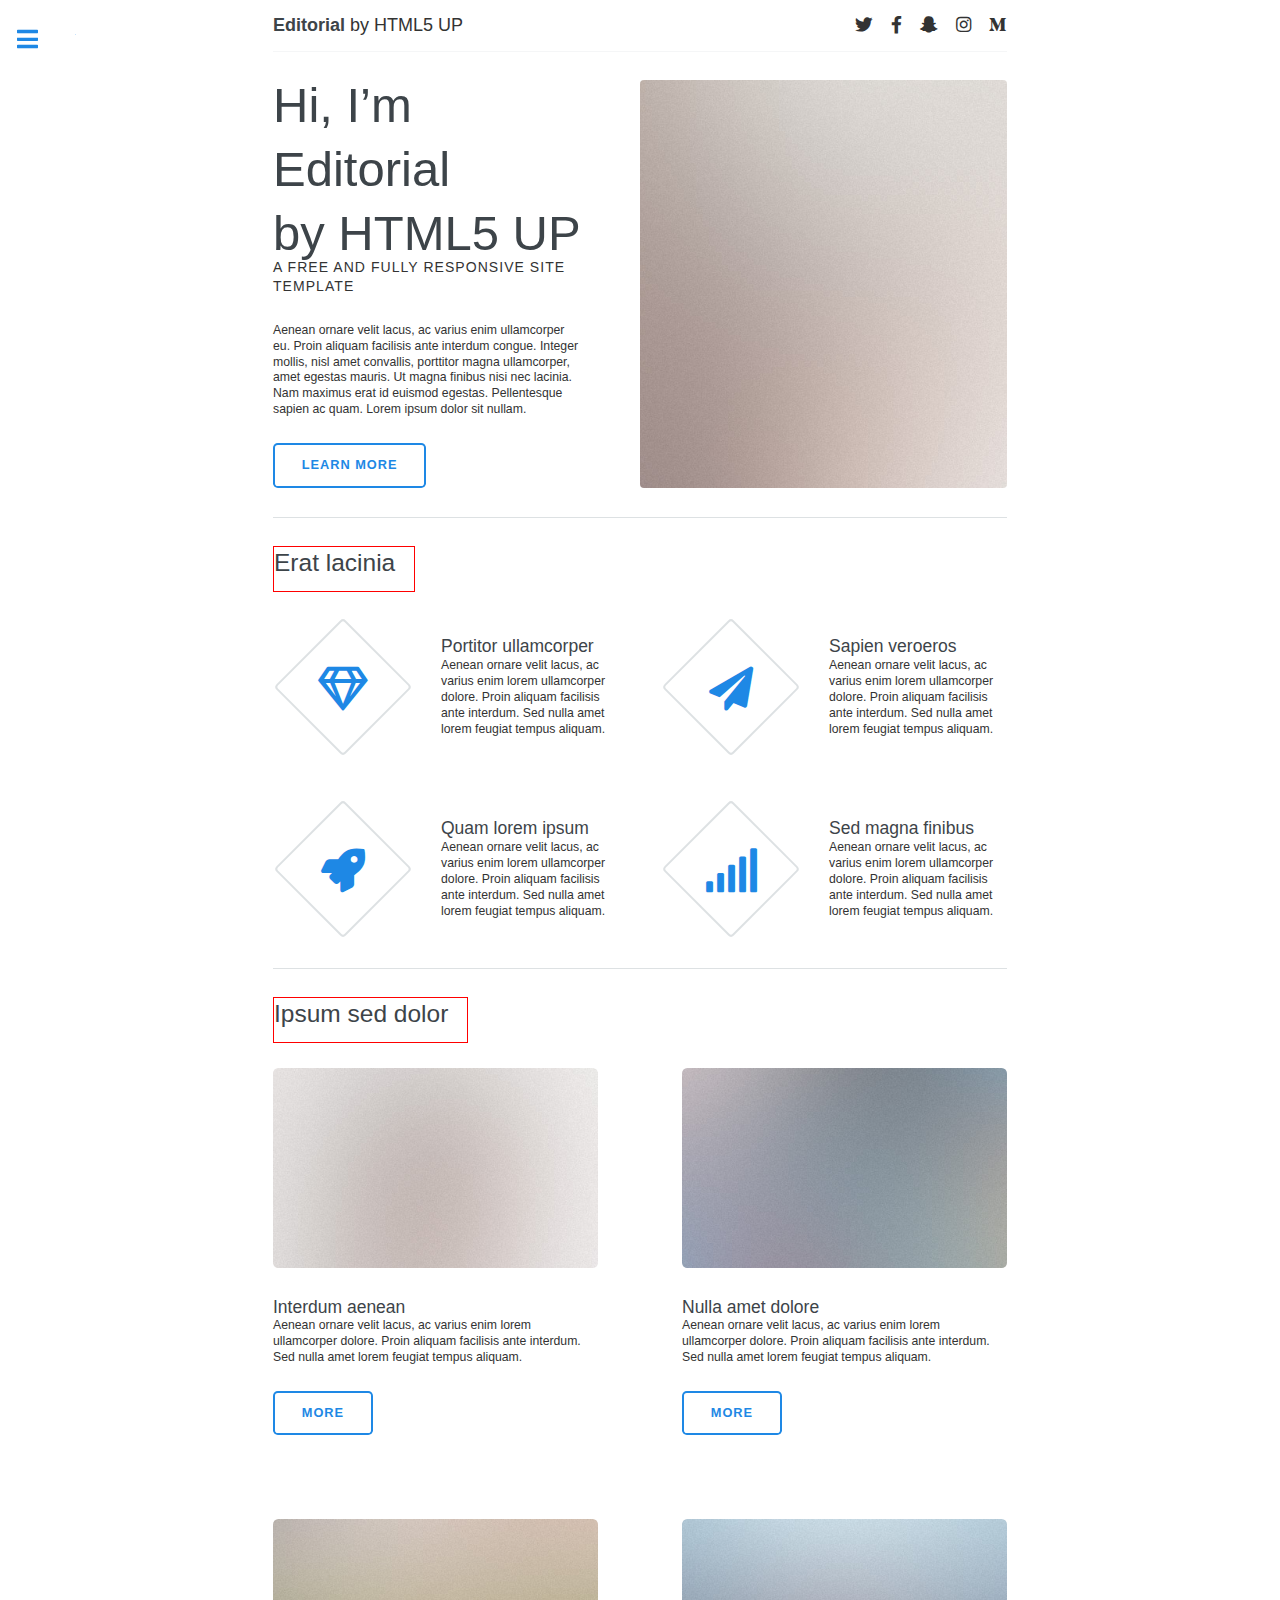
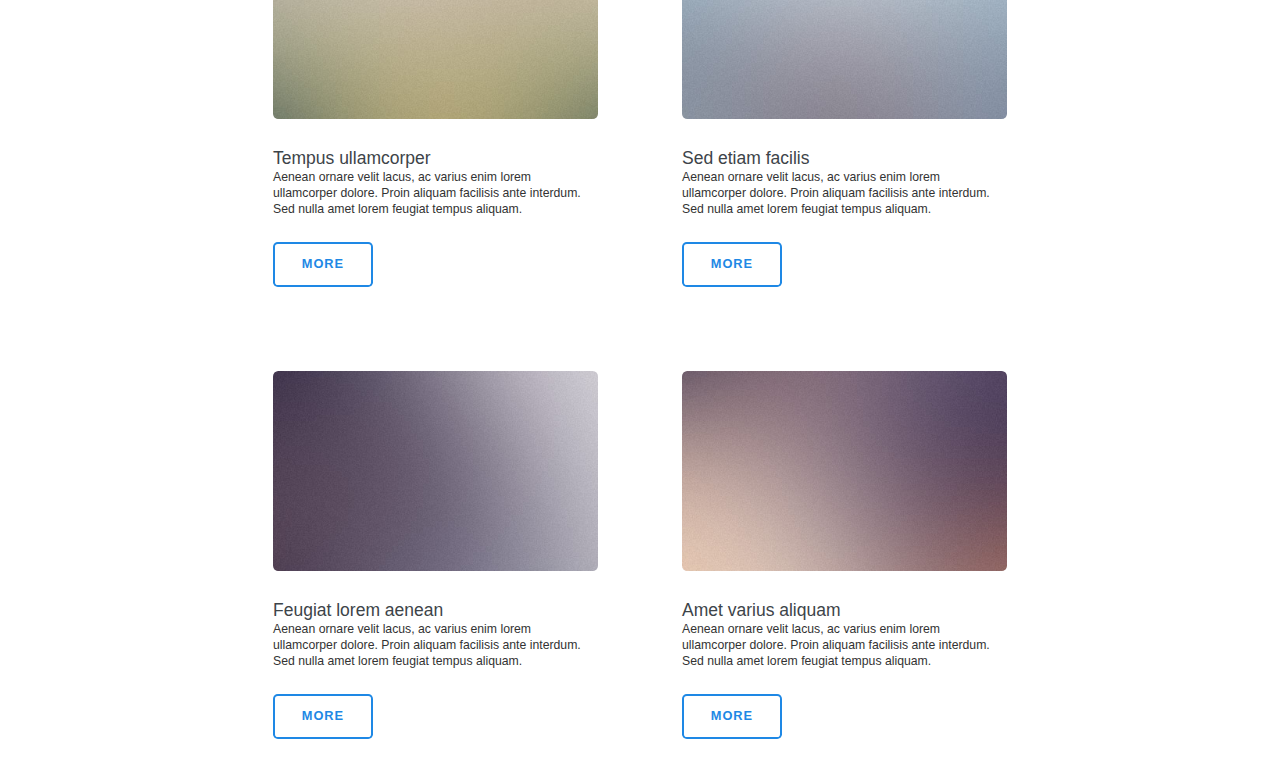
<file: index copy.html>
<!DOCTYPE HTML>
<!--
	Editorial by HTML5 UP
	html5up.net | @ajlkn
	Free for personal and commercial use under the CCA 3.0 license (html5up.net/license)
-->
<html>
	<head>
		<title>Editorial by HTML5 UP</title>
		<meta charset="utf-8" />
		<meta name="viewport" content="width=device-width, initial-scale=1, user-scalable=no" />
		<link rel="stylesheet" href="assets/css/main.css" />
	</head>
	<body class="is-preload">

		<!-- Wrapper -->
			<div id="wrapper">

				<!-- Main -->
					<div id="main">
						<div class="inner">

							<!-- Header -->
								<header id="header">
									<a href="index.html" class="logo"><strong>Editorial</strong> by HTML5 UP</a>
									<ul class="icons">
										<li><a href="#" class="icon brands fa-twitter"><span class="label">Twitter</span></a></li>
										<li><a href="#" class="icon brands fa-facebook-f"><span class="label">Facebook</span></a></li>
										<li><a href="#" class="icon brands fa-snapchat-ghost"><span class="label">Snapchat</span></a></li>
										<li><a href="#" class="icon brands fa-instagram"><span class="label">Instagram</span></a></li>
										<li><a href="#" class="icon brands fa-medium-m"><span class="label">Medium</span></a></li>
									</ul>
								</header>

							<!-- Banner -->
								<section id="banner">
									<div class="content">
										<header>
											<h1>Hi, I’m Editorial<br />
											by HTML5 UP</h1>
											<p>A free and fully responsive site template</p>
										</header>
										<p>Aenean ornare velit lacus, ac varius enim ullamcorper eu. Proin aliquam facilisis ante interdum congue. Integer mollis, nisl amet convallis, porttitor magna ullamcorper, amet egestas mauris. Ut magna finibus nisi nec lacinia. Nam maximus erat id euismod egestas. Pellentesque sapien ac quam. Lorem ipsum dolor sit nullam.</p>
										<ul class="actions">
											<!-- <li><a href="case-show-1.html" class="button big">Learn More</a></li> -->
											<li><a href="case-show-1.html" class="button big">Learn More</a></li>
										</ul>
									</div>
									<span class="image object">
										<img src="images/pic10.jpg" alt="" />
									</span>
								</section>

							<!-- Section -->
								<section>
									<header class="major">
										<h2>Erat lacinia</h2>
									</header>
									<div class="features">
										<article>
											<span class="icon fa-gem"></span>
											<div class="content">
												<h3>Portitor ullamcorper</h3>
												<p>Aenean ornare velit lacus, ac varius enim lorem ullamcorper dolore. Proin aliquam facilisis ante interdum. Sed nulla amet lorem feugiat tempus aliquam.</p>
											</div>
										</article>
										<article>
											<span class="icon solid fa-paper-plane"></span>
											<div class="content">
												<h3>Sapien veroeros</h3>
												<p>Aenean ornare velit lacus, ac varius enim lorem ullamcorper dolore. Proin aliquam facilisis ante interdum. Sed nulla amet lorem feugiat tempus aliquam.</p>
											</div>
										</article>
										<article>
											<span class="icon solid fa-rocket"></span>
											<div class="content">
												<h3>Quam lorem ipsum</h3>
												<p>Aenean ornare velit lacus, ac varius enim lorem ullamcorper dolore. Proin aliquam facilisis ante interdum. Sed nulla amet lorem feugiat tempus aliquam.</p>
											</div>
										</article>
										<article>
											<span class="icon solid fa-signal"></span>
											<div class="content">
												<h3>Sed magna finibus</h3>
												<p>Aenean ornare velit lacus, ac varius enim lorem ullamcorper dolore. Proin aliquam facilisis ante interdum. Sed nulla amet lorem feugiat tempus aliquam.</p>
											</div>
										</article>
									</div>
								</section>

							<!-- Section -->
								<section>
									<header class="major">
										<h2>Ipsum sed dolor</h2>
									</header>
									<div class="posts">
										<article>
											<a href="#" class="image"><img src="images/pic01.jpg" alt="" /></a>
											<h3>Interdum aenean</h3>
											<p>Aenean ornare velit lacus, ac varius enim lorem ullamcorper dolore. Proin aliquam facilisis ante interdum. Sed nulla amet lorem feugiat tempus aliquam.</p>
											<ul class="actions">
												<li><a href="#" class="button">More</a></li>
											</ul>
										</article>
										<article>
											<a href="#" class="image"><img src="images/pic02.jpg" alt="" /></a>
											<h3>Nulla amet dolore</h3>
											<p>Aenean ornare velit lacus, ac varius enim lorem ullamcorper dolore. Proin aliquam facilisis ante interdum. Sed nulla amet lorem feugiat tempus aliquam.</p>
											<ul class="actions">
												<li><a href="#" class="button">More</a></li>
											</ul>
										</article>
										<article>
											<a href="#" class="image"><img src="images/pic03.jpg" alt="" /></a>
											<h3>Tempus ullamcorper</h3>
											<p>Aenean ornare velit lacus, ac varius enim lorem ullamcorper dolore. Proin aliquam facilisis ante interdum. Sed nulla amet lorem feugiat tempus aliquam.</p>
											<ul class="actions">
												<li><a href="#" class="button">More</a></li>
											</ul>
										</article>
										<article>
											<a href="#" class="image"><img src="images/pic04.jpg" alt="" /></a>
											<h3>Sed etiam facilis</h3>
											<p>Aenean ornare velit lacus, ac varius enim lorem ullamcorper dolore. Proin aliquam facilisis ante interdum. Sed nulla amet lorem feugiat tempus aliquam.</p>
											<ul class="actions">
												<li><a href="#" class="button">More</a></li>
											</ul>
										</article>
										<article>
											<a href="#" class="image"><img src="images/pic05.jpg" alt="" /></a>
											<h3>Feugiat lorem aenean</h3>
											<p>Aenean ornare velit lacus, ac varius enim lorem ullamcorper dolore. Proin aliquam facilisis ante interdum. Sed nulla amet lorem feugiat tempus aliquam.</p>
											<ul class="actions">
												<li><a href="#" class="button">More</a></li>
											</ul>
										</article>
										<article>
											<a href="#" class="image"><img src="images/pic06.jpg" alt="" /></a>
											<h3>Amet varius aliquam</h3>
											<p>Aenean ornare velit lacus, ac varius enim lorem ullamcorper dolore. Proin aliquam facilisis ante interdum. Sed nulla amet lorem feugiat tempus aliquam.</p>
											<ul class="actions">
												<li><a href="#" class="button">More</a></li>
											</ul>
										</article>
									</div>
								</section>

						</div>
					</div>

				<!-- Sidebar -->
					<div id="sidebar">
						<div class="inner">

							<!-- Search -->
								<section id="search" class="alt">
									<form method="post" action="#">
										<input type="text" name="query" id="query" placeholder="Search" />
									</form>
								</section>

							<!-- Menu -->
								<nav id="menu">
									<header class="major">
										<h2>Menu</h2>
									</header>
									<ul>
										<li><a href="index.html">Homepage</a></li>
										<li><a href="generic.html">Generic</a></li>
										<li><a href="case-show-1.html">Case</a></li>
										<li><a href="elements.html">Elements</a></li>

										<li>
											<span class="opener">Submenu</span>
											<ul>
												<li><a href="#">Lorem Dolor</a></li>
												<li><a href="#">Ipsum Adipiscing</a></li>
												<li><a href="#">Tempus Magna</a></li>
												<li><a href="#">Feugiat Veroeros</a></li>
											</ul>
										</li>
										<li><a href="#">Etiam Dolore</a></li>
										<li><a href="#">Adipiscing</a></li>
										<li>
											<span class="opener">Another Submenu</span>
											<ul>
												<li><a href="#">Lorem Dolor</a></li>
												<li><a href="#">Ipsum Adipiscing</a></li>
												<li><a href="#">Tempus Magna</a></li>
												<li><a href="#">Feugiat Veroeros</a></li>
											</ul>
										</li>
										<li><a href="#">Maximus Erat</a></li>
										<li><a href="#">Sapien Mauris</a></li>
										<li><a href="#">Amet Lacinia</a></li>
									</ul>
								</nav>

							<!-- Section -->
								<section>
									<header class="major">
										<h2>Ante interdum</h2>
									</header>
									<div class="mini-posts">
										<article>
											<a href="#" class="image"><img src="images/pic07.jpg" alt="" /></a>
											<p>Aenean ornare velit lacus, ac varius enim lorem ullamcorper dolore aliquam.</p>
										</article>
										<article>
											<a href="#" class="image"><img src="images/pic08.jpg" alt="" /></a>
											<p>Aenean ornare velit lacus, ac varius enim lorem ullamcorper dolore aliquam.</p>
										</article>
										<article>
											<a href="#" class="image"><img src="images/pic09.jpg" alt="" /></a>
											<p>Aenean ornare velit lacus, ac varius enim lorem ullamcorper dolore aliquam.</p>
										</article>
									</div>
									<ul class="actions">
										<li><a href="#" class="button">More</a></li>
									</ul>
								</section>

							<!-- Section -->
								<section>
									<header class="major">
										<h2>Get in touch</h2>
									</header>
									<p>Sed varius enim lorem ullamcorper dolore aliquam aenean ornare velit lacus, ac varius enim lorem ullamcorper dolore. Proin sed aliquam facilisis ante interdum. Sed nulla amet lorem feugiat tempus aliquam.</p>
									<ul class="contact">
										<li class="icon solid fa-envelope"><a href="#">information@untitled.tld</a></li>
										<li class="icon solid fa-phone">(000) 000-0000</li>
										<li class="icon solid fa-home">1234 Somewhere Road #8254<br />
										Nashville, TN 00000-0000</li>
									</ul>
								</section>

							<!-- Footer -->
								<footer id="footer">
									<p class="copyright">&copy; Untitled. All rights reserved. Demo Images: <a href="https://unsplash.com">Unsplash</a>. Design: <a href="https://html5up.net">HTML5 UP</a>.</p>
								</footer>

						</div>
					</div>

			</div>

		<!-- Scripts -->
			<script src="assets/js/jquery.min.js"></script>
			<script src="assets/js/browser.min.js"></script>
			<script src="assets/js/breakpoints.min.js"></script>
			<script src="assets/js/util.js"></script>
			<script src="assets/js/main.js"></script>

	</body>
</html>
</file>
<file: assets/css/main.css>
@import 'fontawesome-all.min.css';
@import url("https://fonts.googleapis.com/css?family=Open+Sans:400,600,400italic,600italic|Roboto+Slab:400,700");
/*
	Editorial by HTML5 UP
	html5up.net | @ajlkn
	Free for personal and commercial use under the CCA 3.0 license (html5up.net/license)
*/
html, body, div, span, applet, object,
iframe, h1, h2, h3, h4, h5, h6, p, blockquote,
pre, a, abbr, acronym, address, big, cite,
code, del, dfn, em, img, ins, kbd, q, s, samp,
small, strike, strong, sub, sup, tt, var, b,
u, i, center, dl, dt, dd, ol, ul, li, fieldset,
form, label, legend, table, caption, tbody,
tfoot, thead, tr, th, td, article, aside,
canvas, details, embed, figure, figcaption,
footer, header, hgroup, menu, nav, output, ruby,
section, summary, time, mark, audio, video {
  margin: 0;
  padding: 0;
  border: 0;
  font-size: 100%;
  font: inherit;
  vertical-align: baseline;
}

article, aside, details, figcaption, figure,
footer, header, hgroup, menu, nav, section {
  display: block;
}

body {
  line-height: 1;
}

ol, ul {
  list-style: none;
}

blockquote, q {
  quotes: none;
}
blockquote:before, blockquote:after, q:before, q:after {
  content: "";
  content: none;
}

table {
  border-collapse: collapse;
  border-spacing: 0;
}

body {
  -webkit-text-size-adjust: none;
}

mark {
  background-color: transparent;
  color: inherit;
}

input::-moz-focus-inner {
  border: 0;
  padding: 0;
}

input, select, textarea {
  -moz-appearance: none;
  -webkit-appearance: none;
  -ms-appearance: none;
  appearance: none;
}

/* Basic */
@-ms-viewport {
  width: device-width;
}
body {
  -ms-overflow-style: scrollbar;
}

@media screen and (max-width: 480px) {
  html, body {
    min-width: 320px;
  }
}
html {
  box-sizing: border-box;
}

*, *:before, *:after {
  box-sizing: inherit;
}

body {
  background: #ffffff;
}
body.is-preload *, body.is-preload *:before, body.is-preload *:after, body.is-resizing *, body.is-resizing *:before, body.is-resizing *:after {
  -moz-animation: none !important;
  -webkit-animation: none !important;
  -ms-animation: none !important;
  animation: none !important;
  -moz-transition: none !important;
  -webkit-transition: none !important;
  -ms-transition: none !important;
  transition: none !important;
}

/* Type */
body, input, select, textarea {
  color: #333333;
  font-family: "Noto Sans", sans-serif;
  font-size: 14px;
  font-weight: 400;
  line-height: 1.3;
}
@media screen and (max-width: 1680px) {
  body, input, select, textarea {
    font-size: 16px;
  }
}
@media screen and (max-width: 1280px) {
  body, input, select, textarea {
    font-size: 14px;
  }
}
@media screen and (max-width: 360px) {
  body, input, select, textarea {
    font-size: 14px;
  }
}

a {
  -moz-transition: color 0.2s ease-in-out, border-bottom-color 0.2s ease-in-out;
  -webkit-transition: color 0.2s ease-in-out, border-bottom-color 0.2s ease-in-out;
  -ms-transition: color 0.2s ease-in-out, border-bottom-color 0.2s ease-in-out;
  transition: color 0.2s ease-in-out, border-bottom-color 0.2s ease-in-out;
  border-bottom: dotted 1px;
  color: #1E88E5;
  text-decoration: none;
}
a:hover {
  border-bottom-color: #1E88E5;
  color: #1E88E5 !important;
}
a:hover strong {
  color: inherit;
}
a.active {
  border-bottom: solid 2px #1E88E5;
}

strong, b {
  color: #3d4449;
  font-weight: 600;
}

em, i {
  font-style: italic;
}

p {
  margin: 0 0 2em 0;
  font-size: 0.875em;
}

h1, h2, h3, h4, h5, h6 {
  color: #3d4449;
  margin: 0;
  font-family: "Barlow Condensed", sans-serif;
  font-weight: 400;
  line-height: 1.3;
  margin: 0 0 0.4em 0;
}
h1 a, h2 a, h3 a, h4 a, h5 a, h6 a {
  color: inherit;
  text-decoration: none;
  border-bottom: 0;
}

h1 {
  font-size: 2em;
  margin: 0;
  line-height: 1.3;
}

h2 {
  font-size: 1.75em;
  margin: 0;
}

h3 {
  font-size: 1.25em;
  margin: 0;
}

h4 {
  font-size: 1.1em;
}

h5 {
  font-size: 0.9em;
}

h6 {
  font-size: 0.7em;
}

@media screen and (max-width: 1680px) {
  h1 {
    font-size: 3.5em;
  }
}
@media screen and (max-width: 980px) {
  h1 {
    font-size: 3.25em;
  }
}
@media screen and (max-width: 736px) {
  h1 {
    font-size: 2em;
    line-height: 1.4;
  }
  h2 {
    font-size: 1.5em;
  }
}
sub {
  font-size: 0.8em;
  position: relative;
  top: 0.5em;
}

sup {
  font-size: 0.8em;
  position: relative;
  top: -0.5em;
}

blockquote {
  border-left: solid 3px rgba(210, 215, 217, 0.75);
  font-style: italic;
  margin: 0 0 2em 0;
  padding: 0.5em 0 0.5em 2em;
}

code {
  background: rgba(230, 235, 237, 0.25);
  border-radius: 0.375em;
  border: solid 1px rgba(210, 215, 217, 0.75);
  font-family: "Courier New", monospace;
  font-size: 0.9em;
  margin: 0 0.25em;
  padding: 0.25em 0.65em;
}

pre {
  -webkit-overflow-scrolling: touch;
  font-family: "Courier New", monospace;
  font-size: 0.9em;
  margin: 0 0 2em 0;
}
pre code {
  display: block;
  line-height: 1.75;
  padding: 1em 1.5em;
  overflow-x: auto;
}

hr {
  border: 0;
  border-bottom: solid 1px rgba(210, 215, 217, 0.75);
  margin: 2em 0;
}
hr.major {
  margin: 3em 0;
}

.align-left {
  text-align: left;
}

.align-center {
  text-align: center;
}

.align-right {
  text-align: right;
}

/* Row */
.row {
  display: flex;
  flex-wrap: wrap;
  box-sizing: border-box;
  align-items: stretch;
}
.row > * {
  box-sizing: border-box;
}
.row.gtr-uniform > * > :last-child {
  margin-bottom: 0;
}
.row.aln-left {
  justify-content: flex-start;
}
.row.aln-center {
  justify-content: center;
}
.row.aln-right {
  justify-content: flex-end;
}
.row.aln-top {
  align-items: flex-start;
}
.row.aln-middle {
  align-items: center;
}
.row.aln-bottom {
  align-items: flex-end;
}
.row > .imp {
  order: -1;
}
.row > .col-1 {
  width: 8.3333333333%;
}
.row > .off-1 {
  margin-left: 8.3333333333%;
}
.row > .col-2 {
  width: 16.6666666667%;
}
.row > .off-2 {
  margin-left: 16.6666666667%;
}
.row > .col-3 {
  width: 25%;
}
.row > .off-3 {
  margin-left: 25%;
}
.row > .col-4 {
  width: 33.3333333333%;
}
.row > .off-4 {
  margin-left: 33.3333333333%;
}
.row > .col-5 {
  width: 41.6666666667%;
}
.row > .off-5 {
  margin-left: 41.6666666667%;
}
.row > .col-6 {
  width: 50%;
}
.row > .off-6 {
  margin-left: 50%;
}
.row > .col-7 {
  width: 58.3333333333%;
}
.row > .off-7 {
  margin-left: 58.3333333333%;
}
.row > .col-8 {
  width: 66.6666666667%;
}
.row > .off-8 {
  margin-left: 66.6666666667%;
}
.row > .col-9 {
  width: 75%;
}
.row > .off-9 {
  margin-left: 75%;
}
.row > .col-10 {
  width: 83.3333333333%;
}
.row > .off-10 {
  margin-left: 83.3333333333%;
}
.row > .col-11 {
  width: 91.6666666667%;
}
.row > .off-11 {
  margin-left: 91.6666666667%;
}
.row > .col-12 {
  width: 100%;
}
.row > .off-12 {
  margin-left: 100%;
}
.row.gtr-0 {
  margin-top: 0;
  margin-left: 0em;
}
.row.gtr-0 > * {
  padding: 0 0 0 0em;
}
.row.gtr-0.gtr-uniform {
  margin-top: 0em;
}
.row.gtr-0.gtr-uniform > * {
  padding-top: 0em;
}
.row.gtr-25 {
  margin-top: 0;
  margin-left: -0.375em;
}
.row.gtr-25 > * {
  padding: 0 0 0 0.375em;
}
.row.gtr-25.gtr-uniform {
  margin-top: -0.375em;
}
.row.gtr-25.gtr-uniform > * {
  padding-top: 0.375em;
}
.row.gtr-50 {
  margin-top: 0;
  margin-left: -0.75em;
}
.row.gtr-50 > * {
  padding: 0 0 0 0.75em;
}
.row.gtr-50.gtr-uniform {
  margin-top: -0.75em;
}
.row.gtr-50.gtr-uniform > * {
  padding-top: 0.75em;
}
.row {
  margin-top: 0;
  margin-left: -1.5em;
}
.row > * {
  padding: 0 0 0 1.5em;
}
.row.gtr-uniform {
  margin-top: -1.5em;
}
.row.gtr-uniform > * {
  padding-top: 1.5em;
}
.row.gtr-150 {
  margin-top: 0;
  margin-left: -2.25em;
}
.row.gtr-150 > * {
  padding: 0 0 0 2.25em;
}
.row.gtr-150.gtr-uniform {
  margin-top: -2.25em;
}
.row.gtr-150.gtr-uniform > * {
  padding-top: 2.25em;
}
.row.gtr-200 {
  margin-top: 0;
  margin-left: -3em;
}
.row.gtr-200 > * {
  padding: 0 0 0 3em;
}
.row.gtr-200.gtr-uniform {
  margin-top: -3em;
}
.row.gtr-200.gtr-uniform > * {
  padding-top: 3em;
}
@media screen and (max-width: 1680px) {
  .row {
    display: flex;
    flex-wrap: wrap;
    box-sizing: border-box;
    align-items: stretch;
  }
  .row > * {
    box-sizing: border-box;
  }
  .row.gtr-uniform > * > :last-child {
    margin-bottom: 0;
  }
  .row.aln-left {
    justify-content: flex-start;
  }
  .row.aln-center {
    justify-content: center;
  }
  .row.aln-right {
    justify-content: flex-end;
  }
  .row.aln-top {
    align-items: flex-start;
  }
  .row.aln-middle {
    align-items: center;
  }
  .row.aln-bottom {
    align-items: flex-end;
  }
  .row > .imp-xlarge {
    order: -1;
  }
  .row > .col-1-xlarge {
    width: 8.3333333333%;
  }
  .row > .off-1-xlarge {
    margin-left: 8.3333333333%;
  }
  .row > .col-2-xlarge {
    width: 16.6666666667%;
  }
  .row > .off-2-xlarge {
    margin-left: 16.6666666667%;
  }
  .row > .col-3-xlarge {
    width: 25%;
  }
  .row > .off-3-xlarge {
    margin-left: 25%;
  }
  .row > .col-4-xlarge {
    width: 33.3333333333%;
  }
  .row > .off-4-xlarge {
    margin-left: 33.3333333333%;
  }
  .row > .col-5-xlarge {
    width: 41.6666666667%;
  }
  .row > .off-5-xlarge {
    margin-left: 41.6666666667%;
  }
  .row > .col-6-xlarge {
    width: 50%;
  }
  .row > .off-6-xlarge {
    margin-left: 50%;
  }
  .row > .col-7-xlarge {
    width: 58.3333333333%;
  }
  .row > .off-7-xlarge {
    margin-left: 58.3333333333%;
  }
  .row > .col-8-xlarge {
    width: 66.6666666667%;
  }
  .row > .off-8-xlarge {
    margin-left: 66.6666666667%;
  }
  .row > .col-9-xlarge {
    width: 75%;
  }
  .row > .off-9-xlarge {
    margin-left: 75%;
  }
  .row > .col-10-xlarge {
    width: 83.3333333333%;
  }
  .row > .off-10-xlarge {
    margin-left: 83.3333333333%;
  }
  .row > .col-11-xlarge {
    width: 91.6666666667%;
  }
  .row > .off-11-xlarge {
    margin-left: 91.6666666667%;
  }
  .row > .col-12-xlarge {
    width: 100%;
  }
  .row > .off-12-xlarge {
    margin-left: 100%;
  }
  .row.gtr-0 {
    margin-top: 0;
    margin-left: 0em;
  }
  .row.gtr-0 > * {
    padding: 0 0 0 0em;
  }
  .row.gtr-0.gtr-uniform {
    margin-top: 0em;
  }
  .row.gtr-0.gtr-uniform > * {
    padding-top: 0em;
  }
  .row.gtr-25 {
    margin-top: 0;
    margin-left: -0.375em;
  }
  .row.gtr-25 > * {
    padding: 0 0 0 0.375em;
  }
  .row.gtr-25.gtr-uniform {
    margin-top: -0.375em;
  }
  .row.gtr-25.gtr-uniform > * {
    padding-top: 0.375em;
  }
  .row.gtr-50 {
    margin-top: 0;
    margin-left: -0.75em;
  }
  .row.gtr-50 > * {
    padding: 0 0 0 0.75em;
  }
  .row.gtr-50.gtr-uniform {
    margin-top: -0.75em;
  }
  .row.gtr-50.gtr-uniform > * {
    padding-top: 0.75em;
  }
  .row {
    margin-top: 0;
    margin-left: -1.5em;
  }
  .row > * {
    padding: 0 0 0 1.5em;
  }
  .row.gtr-uniform {
    margin-top: -1.5em;
  }
  .row.gtr-uniform > * {
    padding-top: 1.5em;
  }
  .row.gtr-150 {
    margin-top: 0;
    margin-left: -2.25em;
  }
  .row.gtr-150 > * {
    padding: 0 0 0 2.25em;
  }
  .row.gtr-150.gtr-uniform {
    margin-top: -2.25em;
  }
  .row.gtr-150.gtr-uniform > * {
    padding-top: 2.25em;
  }
  .row.gtr-200 {
    margin-top: 0;
    margin-left: -3em;
  }
  .row.gtr-200 > * {
    padding: 0 0 0 3em;
  }
  .row.gtr-200.gtr-uniform {
    margin-top: -3em;
  }
  .row.gtr-200.gtr-uniform > * {
    padding-top: 3em;
  }
}
@media screen and (max-width: 1280px) {
  .row {
    display: flex;
    flex-wrap: wrap;
    box-sizing: border-box;
    align-items: stretch;
  }
  .row > * {
    box-sizing: border-box;
  }
  .row.gtr-uniform > * > :last-child {
    margin-bottom: 0;
  }
  .row.aln-left {
    justify-content: flex-start;
  }
  .row.aln-center {
    justify-content: center;
  }
  .row.aln-right {
    justify-content: flex-end;
  }
  .row.aln-top {
    align-items: flex-start;
  }
  .row.aln-middle {
    align-items: center;
  }
  .row.aln-bottom {
    align-items: flex-end;
  }
  .row > .imp-large {
    order: -1;
  }
  .row > .col-1-large {
    width: 8.3333333333%;
  }
  .row > .off-1-large {
    margin-left: 8.3333333333%;
  }
  .row > .col-2-large {
    width: 16.6666666667%;
  }
  .row > .off-2-large {
    margin-left: 16.6666666667%;
  }
  .row > .col-3-large {
    width: 25%;
  }
  .row > .off-3-large {
    margin-left: 25%;
  }
  .row > .col-4-large {
    width: 33.3333333333%;
  }
  .row > .off-4-large {
    margin-left: 33.3333333333%;
  }
  .row > .col-5-large {
    width: 41.6666666667%;
  }
  .row > .off-5-large {
    margin-left: 41.6666666667%;
  }
  .row > .col-6-large {
    width: 50%;
  }
  .row > .off-6-large {
    margin-left: 50%;
  }
  .row > .col-7-large {
    width: 58.3333333333%;
  }
  .row > .off-7-large {
    margin-left: 58.3333333333%;
  }
  .row > .col-8-large {
    width: 66.6666666667%;
  }
  .row > .off-8-large {
    margin-left: 66.6666666667%;
  }
  .row > .col-9-large {
    width: 75%;
  }
  .row > .off-9-large {
    margin-left: 75%;
  }
  .row > .col-10-large {
    width: 83.3333333333%;
  }
  .row > .off-10-large {
    margin-left: 83.3333333333%;
  }
  .row > .col-11-large {
    width: 91.6666666667%;
  }
  .row > .off-11-large {
    margin-left: 91.6666666667%;
  }
  .row > .col-12-large {
    width: 100%;
  }
  .row > .off-12-large {
    margin-left: 100%;
  }
  .row.gtr-0 {
    margin-top: 0;
    margin-left: 0em;
  }
  .row.gtr-0 > * {
    padding: 0 0 0 0em;
  }
  .row.gtr-0.gtr-uniform {
    margin-top: 0em;
  }
  .row.gtr-0.gtr-uniform > * {
    padding-top: 0em;
  }
  .row.gtr-25 {
    margin-top: 0;
    margin-left: -0.375em;
  }
  .row.gtr-25 > * {
    padding: 0 0 0 0.375em;
  }
  .row.gtr-25.gtr-uniform {
    margin-top: -0.375em;
  }
  .row.gtr-25.gtr-uniform > * {
    padding-top: 0.375em;
  }
  .row.gtr-50 {
    margin-top: 0;
    margin-left: -0.75em;
  }
  .row.gtr-50 > * {
    padding: 0 0 0 0.75em;
  }
  .row.gtr-50.gtr-uniform {
    margin-top: -0.75em;
  }
  .row.gtr-50.gtr-uniform > * {
    padding-top: 0.75em;
  }
  .row {
    margin-top: 0;
    margin-left: -1.5em;
  }
  .row > * {
    padding: 0 0 0 1.5em;
  }
  .row.gtr-uniform {
    margin-top: -1.5em;
  }
  .row.gtr-uniform > * {
    padding-top: 1.5em;
  }
  .row.gtr-150 {
    margin-top: 0;
    margin-left: -2.25em;
  }
  .row.gtr-150 > * {
    padding: 0 0 0 2.25em;
  }
  .row.gtr-150.gtr-uniform {
    margin-top: -2.25em;
  }
  .row.gtr-150.gtr-uniform > * {
    padding-top: 2.25em;
  }
  .row.gtr-200 {
    margin-top: 0;
    margin-left: -3em;
  }
  .row.gtr-200 > * {
    padding: 0 0 0 3em;
  }
  .row.gtr-200.gtr-uniform {
    margin-top: -3em;
  }
  .row.gtr-200.gtr-uniform > * {
    padding-top: 3em;
  }
}
@media screen and (max-width: 980px) {
  .row {
    display: flex;
    flex-wrap: wrap;
    box-sizing: border-box;
    align-items: stretch;
  }
  .row > * {
    box-sizing: border-box;
  }
  .row.gtr-uniform > * > :last-child {
    margin-bottom: 0;
  }
  .row.aln-left {
    justify-content: flex-start;
  }
  .row.aln-center {
    justify-content: center;
  }
  .row.aln-right {
    justify-content: flex-end;
  }
  .row.aln-top {
    align-items: flex-start;
  }
  .row.aln-middle {
    align-items: center;
  }
  .row.aln-bottom {
    align-items: flex-end;
  }
  .row > .imp-medium {
    order: -1;
  }
  .row > .col-1-medium {
    width: 8.3333333333%;
  }
  .row > .off-1-medium {
    margin-left: 8.3333333333%;
  }
  .row > .col-2-medium {
    width: 16.6666666667%;
  }
  .row > .off-2-medium {
    margin-left: 16.6666666667%;
  }
  .row > .col-3-medium {
    width: 25%;
  }
  .row > .off-3-medium {
    margin-left: 25%;
  }
  .row > .col-4-medium {
    width: 33.3333333333%;
  }
  .row > .off-4-medium {
    margin-left: 33.3333333333%;
  }
  .row > .col-5-medium {
    width: 41.6666666667%;
  }
  .row > .off-5-medium {
    margin-left: 41.6666666667%;
  }
  .row > .col-6-medium {
    width: 50%;
  }
  .row > .off-6-medium {
    margin-left: 50%;
  }
  .row > .col-7-medium {
    width: 58.3333333333%;
  }
  .row > .off-7-medium {
    margin-left: 58.3333333333%;
  }
  .row > .col-8-medium {
    width: 66.6666666667%;
  }
  .row > .off-8-medium {
    margin-left: 66.6666666667%;
  }
  .row > .col-9-medium {
    width: 75%;
  }
  .row > .off-9-medium {
    margin-left: 75%;
  }
  .row > .col-10-medium {
    width: 83.3333333333%;
  }
  .row > .off-10-medium {
    margin-left: 83.3333333333%;
  }
  .row > .col-11-medium {
    width: 91.6666666667%;
  }
  .row > .off-11-medium {
    margin-left: 91.6666666667%;
  }
  .row > .col-12-medium {
    width: 100%;
  }
  .row > .off-12-medium {
    margin-left: 100%;
  }
  .row.gtr-0 {
    margin-top: 0;
    margin-left: 0em;
  }
  .row.gtr-0 > * {
    padding: 0 0 0 0em;
  }
  .row.gtr-0.gtr-uniform {
    margin-top: 0em;
  }
  .row.gtr-0.gtr-uniform > * {
    padding-top: 0em;
  }
  .row.gtr-25 {
    margin-top: 0;
    margin-left: -0.375em;
  }
  .row.gtr-25 > * {
    padding: 0 0 0 0.375em;
  }
  .row.gtr-25.gtr-uniform {
    margin-top: -0.375em;
  }
  .row.gtr-25.gtr-uniform > * {
    padding-top: 0.375em;
  }
  .row.gtr-50 {
    margin-top: 0;
    margin-left: -0.75em;
  }
  .row.gtr-50 > * {
    padding: 0 0 0 0.75em;
  }
  .row.gtr-50.gtr-uniform {
    margin-top: -0.75em;
  }
  .row.gtr-50.gtr-uniform > * {
    padding-top: 0.75em;
  }
  .row {
    margin-top: 0;
    margin-left: -1.5em;
  }
  .row > * {
    padding: 0 0 0 1.5em;
  }
  .row.gtr-uniform {
    margin-top: -1.5em;
  }
  .row.gtr-uniform > * {
    padding-top: 1.5em;
  }
  .row.gtr-150 {
    margin-top: 0;
    margin-left: -2.25em;
  }
  .row.gtr-150 > * {
    padding: 0 0 0 2.25em;
  }
  .row.gtr-150.gtr-uniform {
    margin-top: -2.25em;
  }
  .row.gtr-150.gtr-uniform > * {
    padding-top: 2.25em;
  }
  .row.gtr-200 {
    margin-top: 0;
    margin-left: -3em;
  }
  .row.gtr-200 > * {
    padding: 0 0 0 3em;
  }
  .row.gtr-200.gtr-uniform {
    margin-top: -3em;
  }
  .row.gtr-200.gtr-uniform > * {
    padding-top: 3em;
  }
}
@media screen and (max-width: 736px) {
  .row {
    display: flex;
    flex-wrap: wrap;
    box-sizing: border-box;
    align-items: stretch;
  }
  .row > * {
    box-sizing: border-box;
  }
  .row.gtr-uniform > * > :last-child {
    margin-bottom: 0;
  }
  .row.aln-left {
    justify-content: flex-start;
  }
  .row.aln-center {
    justify-content: center;
  }
  .row.aln-right {
    justify-content: flex-end;
  }
  .row.aln-top {
    align-items: flex-start;
  }
  .row.aln-middle {
    align-items: center;
  }
  .row.aln-bottom {
    align-items: flex-end;
  }
  .row > .imp-small {
    order: -1;
  }
  .row > .col-1-small {
    width: 8.3333333333%;
  }
  .row > .off-1-small {
    margin-left: 8.3333333333%;
  }
  .row > .col-2-small {
    width: 16.6666666667%;
  }
  .row > .off-2-small {
    margin-left: 16.6666666667%;
  }
  .row > .col-3-small {
    width: 25%;
  }
  .row > .off-3-small {
    margin-left: 25%;
  }
  .row > .col-4-small {
    width: 33.3333333333%;
  }
  .row > .off-4-small {
    margin-left: 33.3333333333%;
  }
  .row > .col-5-small {
    width: 41.6666666667%;
  }
  .row > .off-5-small {
    margin-left: 41.6666666667%;
  }
  .row > .col-6-small {
    width: 50%;
  }
  .row > .off-6-small {
    margin-left: 50%;
  }
  .row > .col-7-small {
    width: 58.3333333333%;
  }
  .row > .off-7-small {
    margin-left: 58.3333333333%;
  }
  .row > .col-8-small {
    width: 66.6666666667%;
  }
  .row > .off-8-small {
    margin-left: 66.6666666667%;
  }
  .row > .col-9-small {
    width: 75%;
  }
  .row > .off-9-small {
    margin-left: 75%;
  }
  .row > .col-10-small {
    width: 83.3333333333%;
  }
  .row > .off-10-small {
    margin-left: 83.3333333333%;
  }
  .row > .col-11-small {
    width: 91.6666666667%;
  }
  .row > .off-11-small {
    margin-left: 91.6666666667%;
  }
  .row > .col-12-small {
    width: 100%;
  }
  .row > .off-12-small {
    margin-left: 100%;
  }
  .row.gtr-0 {
    margin-top: 0;
    margin-left: 0em;
  }
  .row.gtr-0 > * {
    padding: 0 0 0 0em;
  }
  .row.gtr-0.gtr-uniform {
    margin-top: 0em;
  }
  .row.gtr-0.gtr-uniform > * {
    padding-top: 0em;
  }
  .row.gtr-25 {
    margin-top: 0;
    margin-left: -0.375em;
  }
  .row.gtr-25 > * {
    padding: 0 0 0 0.375em;
  }
  .row.gtr-25.gtr-uniform {
    margin-top: -0.375em;
  }
  .row.gtr-25.gtr-uniform > * {
    padding-top: 0.375em;
  }
  .row.gtr-50 {
    margin-top: 0;
    margin-left: -0.75em;
  }
  .row.gtr-50 > * {
    padding: 0 0 0 0.75em;
  }
  .row.gtr-50.gtr-uniform {
    margin-top: -0.75em;
  }
  .row.gtr-50.gtr-uniform > * {
    padding-top: 0.75em;
  }
  .row {
    margin-top: 0;
    margin-left: -1.5em;
  }
  .row > * {
    padding: 0 0 0 1.5em;
  }
  .row.gtr-uniform {
    margin-top: -1.5em;
  }
  .row.gtr-uniform > * {
    padding-top: 1.5em;
  }
  .row.gtr-150 {
    margin-top: 0;
    margin-left: -2.25em;
  }
  .row.gtr-150 > * {
    padding: 0 0 0 2.25em;
  }
  .row.gtr-150.gtr-uniform {
    margin-top: -2.25em;
  }
  .row.gtr-150.gtr-uniform > * {
    padding-top: 2.25em;
  }
  .row.gtr-200 {
    margin-top: 0;
    margin-left: -3em;
  }
  .row.gtr-200 > * {
    padding: 0 0 0 3em;
  }
  .row.gtr-200.gtr-uniform {
    margin-top: -3em;
  }
  .row.gtr-200.gtr-uniform > * {
    padding-top: 3em;
  }
}
@media screen and (max-width: 480px) {
  .row {
    display: flex;
    flex-wrap: wrap;
    box-sizing: border-box;
    align-items: stretch;
  }
  .row > * {
    box-sizing: border-box;
  }
  .row.gtr-uniform > * > :last-child {
    margin-bottom: 0;
  }
  .row.aln-left {
    justify-content: flex-start;
  }
  .row.aln-center {
    justify-content: center;
  }
  .row.aln-right {
    justify-content: flex-end;
  }
  .row.aln-top {
    align-items: flex-start;
  }
  .row.aln-middle {
    align-items: center;
  }
  .row.aln-bottom {
    align-items: flex-end;
  }
  .row > .imp-xsmall {
    order: -1;
  }
  .row > .col-1-xsmall {
    width: 8.3333333333%;
  }
  .row > .off-1-xsmall {
    margin-left: 8.3333333333%;
  }
  .row > .col-2-xsmall {
    width: 16.6666666667%;
  }
  .row > .off-2-xsmall {
    margin-left: 16.6666666667%;
  }
  .row > .col-3-xsmall {
    width: 25%;
  }
  .row > .off-3-xsmall {
    margin-left: 25%;
  }
  .row > .col-4-xsmall {
    width: 33.3333333333%;
  }
  .row > .off-4-xsmall {
    margin-left: 33.3333333333%;
  }
  .row > .col-5-xsmall {
    width: 41.6666666667%;
  }
  .row > .off-5-xsmall {
    margin-left: 41.6666666667%;
  }
  .row > .col-6-xsmall {
    width: 50%;
  }
  .row > .off-6-xsmall {
    margin-left: 50%;
  }
  .row > .col-7-xsmall {
    width: 58.3333333333%;
  }
  .row > .off-7-xsmall {
    margin-left: 58.3333333333%;
  }
  .row > .col-8-xsmall {
    width: 66.6666666667%;
  }
  .row > .off-8-xsmall {
    margin-left: 66.6666666667%;
  }
  .row > .col-9-xsmall {
    width: 75%;
  }
  .row > .off-9-xsmall {
    margin-left: 75%;
  }
  .row > .col-10-xsmall {
    width: 83.3333333333%;
  }
  .row > .off-10-xsmall {
    margin-left: 83.3333333333%;
  }
  .row > .col-11-xsmall {
    width: 91.6666666667%;
  }
  .row > .off-11-xsmall {
    margin-left: 91.6666666667%;
  }
  .row > .col-12-xsmall {
    width: 100%;
  }
  .row > .off-12-xsmall {
    margin-left: 100%;
  }
  .row.gtr-0 {
    margin-top: 0;
    margin-left: 0em;
  }
  .row.gtr-0 > * {
    padding: 0 0 0 0em;
  }
  .row.gtr-0.gtr-uniform {
    margin-top: 0em;
  }
  .row.gtr-0.gtr-uniform > * {
    padding-top: 0em;
  }
  .row.gtr-25 {
    margin-top: 0;
    margin-left: -0.375em;
  }
  .row.gtr-25 > * {
    padding: 0 0 0 0.375em;
  }
  .row.gtr-25.gtr-uniform {
    margin-top: -0.375em;
  }
  .row.gtr-25.gtr-uniform > * {
    padding-top: 0.375em;
  }
  .row.gtr-50 {
    margin-top: 0;
    margin-left: -0.75em;
  }
  .row.gtr-50 > * {
    padding: 0 0 0 0.75em;
  }
  .row.gtr-50.gtr-uniform {
    margin-top: -0.75em;
  }
  .row.gtr-50.gtr-uniform > * {
    padding-top: 0.75em;
  }
  .row {
    margin-top: 0;
    margin-left: -1.5em;
  }
  .row > * {
    padding: 0 0 0 1.5em;
  }
  .row.gtr-uniform {
    margin-top: -1.5em;
  }
  .row.gtr-uniform > * {
    padding-top: 1.5em;
  }
  .row.gtr-150 {
    margin-top: 0;
    margin-left: -2.25em;
  }
  .row.gtr-150 > * {
    padding: 0 0 0 2.25em;
  }
  .row.gtr-150.gtr-uniform {
    margin-top: -2.25em;
  }
  .row.gtr-150.gtr-uniform > * {
    padding-top: 2.25em;
  }
  .row.gtr-200 {
    margin-top: 0;
    margin-left: -3em;
  }
  .row.gtr-200 > * {
    padding: 0 0 0 3em;
  }
  .row.gtr-200.gtr-uniform {
    margin-top: -3em;
  }
  .row.gtr-200.gtr-uniform > * {
    padding-top: 3em;
  }
}

.highlight {
  background-color: rgb(34, 35, 37);
  padding: 1em;
  border-radius: 0.375em;
}

.highlight p {
  margin: 0;
  color: white;
  font-size: 1em;
  font-weight: 300;
  text-align: center;
  font-style: italic;
}

.outline {
  -webkit-text-stroke: 1px rgb(30, 136, 229);
  color: transparent;
}

/* PROFILE TABS */
.profile-tabs {
  max-width: 100%;
  margin: 0 auto;
  background-color: #fff;
  /*border-radius: 10px;*/
  overflow: hidden;
  /*box-shadow: 0 0 10px rgba(0, 0, 0, 0.1);*/
}

.tabs {
  display: flex;
  justify-content: space-around;
  background-color: #fff;
  padding: 10px 0 0 0;
  border-bottom: 1px solid #bbb;
}

.tab-button {
  border: none;
  background: none;
  padding: 10px 20px;
  cursor: pointer;
  font-size: 1em;
  color: #333;
  position: relative;
  transition: color 0.3s;
}

/* The tab button size code is replaced with the same rule in _button.scss */
.tab-button.active {
  color: #333;
}

.tab-button.active::after {
  content: "";
  position: absolute;
  bottom: -2px;
  left: 0;
  width: 100%;
  height: 2px;
  background-color: #333333; /* was the Purple underline */
}

.tab-content {
  padding: 20px 0;
}

.tab-pane {
  display: none;
}

.tab-pane.active {
  display: block;
}

.tab-pane h3 {
  color: #333333;
  margin-top: 0;
  margin-bottom: 0;
  font-size: 1em;
  font-weight: 600;
}

.tab-pane p {
  color: #333;
  line-height: 1.6;
  margin-top: 0;
  font-size: 0.875em;
}

/* Updated layout for text and image side by side */
.tab-content-layout {
  display: flex;
  justify-content: space-between;
  gap: 20px;
  align-items: flex-start; /* Align items to the top */
}

.tab-text {
  flex: 1;
}

.tab-image-container {
  flex: 0 0 auto; /* Don't grow or shrink, just use the image's natural size */
  max-width: 200px; /* Match the placeholder image width or adjust to your image */
}

.tab-image {
  max-width: 100%;
  height: auto;
  aspect-ratio: 1/1; /* Enforce 1:1 aspect ratio */
  object-fit: cover; /* Ensure the image maintains its aspect ratio and covers the space without distortion */
  border-radius: 4px;
}

/* Tablet and Mobile Responsive Design */
@media (max-width: 1024px) {
  .profile-tabs {
    max-width: 500px;
  }
  .tabs {
    flex-direction: row;
    justify-content: space-around;
  }
  .tab-button {
    padding: 10px 15px;
    font-size: 0.9em;
  }
  .tab-content-layout {
    flex-direction: column; /* Stack text and image on tablet */
  }
  .tab-image-container {
    max-width: 100%; /* Allow full width on tablet */
    margin: 0 auto; /* Center the image when stacked */
  }
}
@media (max-width: 768px) {
  .profile-tabs {
    max-width: 90%;
    margin: 10px;
  }
  .tabs {
    flex-direction: row;
    justify-content: space-around;
  }
  .tab-button {
    padding: 8px 10px;
    font-size: 0.8em;
    border: none !important;
    background: none !important;
  }
  .tab-content {
    padding: 15px;
  }
  .tab-content-layout {
    flex-direction: column; /* Stack text and image on mobile */
  }
  .tab-image-container {
    max-width: 100%; /* Allow full width on mobile */
    margin: 0 auto; /* Center the image when stacked */
  }
}
/* KPI */
.kpi-section {
  background-color: #1a2330;
  color: #fff;
  padding: 1em 0 2em 0 !important;
  text-align: center;
  border-radius: 16px;
  max-width: 100%;
  margin: 20px auto;
}

.kpi-section h2 {
  color: #00c4cc;
  font-size: 2em;
  margin-bottom: 20px;
}

.kpi-container {
  display: flex;
  justify-content: center;
  gap: 10px;
  flex-wrap: wrap;
}

.kpi-item {
  display: flex;
  flex-direction: column;
  align-items: center;
  width: 210px; /* Fixed width for each kpi-item */
}

.kpi-item i {
  font-size: 2.5em;
  color: #00c4cc;
  margin-bottom: 10px;
}

.kpi-number {
  font-size: 2em;
  color: #00c4cc;
  font-weight: bold;
  margin-bottom: 10px;
}

.kpi-label {
  font-size: 1em;
  color: #d3d9e5;
  text-transform: uppercase;
  max-width: 100%; /* Ensure it doesn't exceed the kpi-item width */
  word-wrap: break-word; /* Allow long words to break and wrap */
  line-height: 1.2; /* Adjust line height for better readability */
  display: block; /* Ensure it behaves as a block element */
}

/* Mobile Layout (stack vertically) */
@media (max-width: 768px) {
  .kpi-container {
    flex-direction: column;
    gap: 10px;
  }
  .kpi-item {
    width: 100%; /* On mobile, allow full width */
    max-width: 400px; /* Optional: Cap the width on mobile for better readability */
    text-align: center; /* Center align the content */
    margin-bottom: 30px;
  }
  .kpi-section h2 {
    font-size: 2em;
  }
  .kpi-number {
    font-size: 1.5em;
  }
}
/* Ensure horizontal layout on larger screens */
@media (min-width: 769px) {
  .kpi-container {
    flex-direction: row;
  }
}
/* Section/Article */
section.special, article.special {
  text-align: center;
}

header p {
  font-family: "Barlow Condensed", sans-serif;
  font-size: 1em;
  font-weight: 400;
  letter-spacing: 0.075em;
  margin-top: -0.5em;
  text-transform: uppercase;
}
header.major > :last-child {
  border: solid 1px red;
  display: inline-block;
  margin: 0 0 1em 0;
  padding: 0 0.75em 0.5em 0;
}
header.main > :last-child {
  margin: 0 0 1em 0;
}

/* Form */
form {
  margin: 0 0 2em 0;
}

label {
  color: #3d4449;
  display: block;
  font-size: 0.9em;
  font-weight: 600;
  margin: 0 0 1em 0;
}

input[type=text],
input[type=password],
input[type=email],
input[type=tel],
input[type=search],
input[type=url],
select,
textarea {
  -moz-appearance: none;
  -webkit-appearance: none;
  -ms-appearance: none;
  appearance: none;
  background: #ffffff;
  border-radius: 0.375em;
  border: none;
  border: solid 1px rgba(210, 215, 217, 0.75);
  color: inherit;
  display: block;
  outline: 0;
  padding: 0 1em;
  text-decoration: none;
  width: 100%;
}
input[type=text]:invalid,
input[type=password]:invalid,
input[type=email]:invalid,
input[type=tel]:invalid,
input[type=search]:invalid,
input[type=url]:invalid,
select:invalid,
textarea:invalid {
  box-shadow: none;
}
input[type=text]:focus,
input[type=password]:focus,
input[type=email]:focus,
input[type=tel]:focus,
input[type=search]:focus,
input[type=url]:focus,
select:focus,
textarea:focus {
  border-color: #1E88E5;
  box-shadow: 0 0 0 1px #1E88E5;
}

select {
  background-image: url("data:image/svg+xml;charset=utf8,%3Csvg xmlns='http://www.w3.org/2000/svg' width='40' height='40' preserveAspectRatio='none' viewBox='0 0 40 40'%3E%3Cpath d='M9.4,12.3l10.4,10.4l10.4-10.4c0.2-0.2,0.5-0.4,0.9-0.4c0.3,0,0.6,0.1,0.9,0.4l3.3,3.3c0.2,0.2,0.4,0.5,0.4,0.9 c0,0.4-0.1,0.6-0.4,0.9L20.7,31.9c-0.2,0.2-0.5,0.4-0.9,0.4c-0.3,0-0.6-0.1-0.9-0.4L4.3,17.3c-0.2-0.2-0.4-0.5-0.4-0.9 c0-0.4,0.1-0.6,0.4-0.9l3.3-3.3c0.2-0.2,0.5-0.4,0.9-0.4S9.1,12.1,9.4,12.3z' fill='rgba(210, 215, 217, 0.75)' /%3E%3C/svg%3E");
  background-size: 1.25em;
  background-repeat: no-repeat;
  background-position: calc(100% - 1em) center;
  height: 2.75em;
  padding-right: 2.75em;
  text-overflow: ellipsis;
}
select option {
  color: #3d4449;
  background: #ffffff;
}
select:focus::-ms-value {
  background-color: transparent;
}
select::-ms-expand {
  display: none;
}

input[type=text],
input[type=password],
input[type=email],
input[type=tel],
input[type=search],
input[type=url],
select {
  height: 2.75em;
}

textarea {
  padding: 0.75em 1em;
}

input[type=checkbox],
input[type=radio] {
  -moz-appearance: none;
  -webkit-appearance: none;
  -ms-appearance: none;
  appearance: none;
  display: block;
  float: left;
  margin-right: -2em;
  opacity: 0;
  width: 1em;
  z-index: -1;
}
input[type=checkbox] + label,
input[type=radio] + label {
  text-decoration: none;
  color: #333333;
  cursor: pointer;
  display: inline-block;
  font-size: 1em;
  font-weight: 400;
  padding-left: 2.4em;
  padding-right: 0.75em;
  position: relative;
}
input[type=checkbox] + label:before,
input[type=radio] + label:before {
  -moz-osx-font-smoothing: grayscale;
  -webkit-font-smoothing: antialiased;
  display: inline-block;
  font-style: normal;
  font-variant: normal;
  text-rendering: auto;
  line-height: 1;
  text-transform: none !important;
  font-family: "Font Awesome 5 Free";
  font-weight: 900;
}
input[type=checkbox] + label:before,
input[type=radio] + label:before {
  background: #ffffff;
  border-radius: 0.375em;
  border: solid 1px rgba(210, 215, 217, 0.75);
  content: "";
  display: inline-block;
  font-size: 0.8em;
  height: 2.0625em;
  left: 0;
  line-height: 2.0625em;
  position: absolute;
  text-align: center;
  top: 0;
  width: 2.0625em;
}
input[type=checkbox]:checked + label:before,
input[type=radio]:checked + label:before {
  background: #3d4449;
  border-color: #3d4449;
  color: #ffffff;
  content: "\f00c";
}
input[type=checkbox]:focus + label:before,
input[type=radio]:focus + label:before {
  border-color: #1E88E5;
  box-shadow: 0 0 0 1px #1E88E5;
}

input[type=checkbox] + label:before {
  border-radius: 0.375em;
}

input[type=radio] + label:before {
  border-radius: 100%;
}

::-webkit-input-placeholder {
  color: #9fa3a6 !important;
  opacity: 1;
}

:-moz-placeholder {
  color: #9fa3a6 !important;
  opacity: 1;
}

::-moz-placeholder {
  color: #9fa3a6 !important;
  opacity: 1;
}

:-ms-input-placeholder {
  color: #9fa3a6 !important;
  opacity: 1;
}

/* Box */
.box {
  border-radius: 0.375em;
  border: solid 1px rgba(210, 215, 217, 0.75);
  margin-bottom: 2em;
  padding: 1.5em;
}
.box > :last-child,
.box > :last-child > :last-child,
.box > :last-child > :last-child > :last-child {
  margin-bottom: 0;
}
.box.alt {
  border: 0;
  border-radius: 0;
  padding: 0;
}

/* Icon */
.icon {
  text-decoration: none;
  border-bottom: none;
  position: relative;
}
.icon:before {
  -moz-osx-font-smoothing: grayscale;
  -webkit-font-smoothing: antialiased;
  display: inline-block;
  font-style: normal;
  font-variant: normal;
  text-rendering: auto;
  line-height: 1;
  text-transform: none !important;
  font-family: "Font Awesome 5 Free";
  font-weight: 400;
}
.icon > .label {
  display: none;
}
.icon:before {
  line-height: inherit;
}
.icon.solid:before {
  font-weight: 900;
}
.icon.brands:before {
  font-family: "Font Awesome 5 Brands";
}

/* Image */
.image {
  border-radius: 0.375em;
  border: 0;
  display: inline-block;
  position: relative;
}
.image img {
  border-radius: 4px;
  display: block;
}
.image.left, .image.right {
  max-width: 40%;
}
.image.left img, .image.right img {
  width: 100%;
}
.image.left {
  float: left;
  padding: 0 1.5em 1em 0;
  top: 0.25em;
}
.image.right {
  float: right;
  padding: 0 0 1em 1.5em;
  top: 0.25em;
}
.image.fit {
  display: block;
  margin: 0 0 2em 0;
  width: 100%;
}
.image.fit img {
  width: 100%;
}
.image.main {
  display: block;
  margin: 0 0 1em 0;
  width: 100%;
}
.image.main img {
  width: 100%;
}

a.image {
  overflow: hidden;
}
a.image img {
  -moz-transition: -moz-transform 0.2s ease;
  -webkit-transition: -webkit-transform 0.2s ease;
  -ms-transition: -ms-transform 0.2s ease;
  transition: transform 0.2s ease;
}
a.image:hover img {
  -moz-transform: scale(1.075);
  -webkit-transform: scale(1.075);
  -ms-transform: scale(1.075);
  transform: scale(1.075);
}

/* List */
ol {
  list-style: decimal;
  margin: 0 0 2em 0;
  padding-left: 1.25em;
}
ol li {
  padding-left: 0.25em;
}

ul {
  list-style: disc;
  margin: 0 0 2em 0;
  padding-left: 1em;
}
ul li {
  padding-left: 0.5em;
}
ul.alt {
  list-style: none;
  padding-left: 0;
}
ul.alt li {
  border-top: solid 1px rgba(210, 215, 217, 0.75);
  padding: 0.5em 0;
}
ul.alt li:first-child {
  border-top: 0;
  padding-top: 0;
}

dl {
  margin: 0 0 2em 0;
}
dl dt {
  display: block;
  font-weight: 600;
  margin: 0 0 1em 0;
}
dl dd {
  margin-left: 2em;
}

/* Actions */
ul.actions {
  display: -moz-flex;
  display: -webkit-flex;
  display: -ms-flex;
  display: flex;
  cursor: default;
  list-style: none;
  margin-left: -1em;
  padding-left: 0;
}
ul.actions li {
  padding: 0 0 0 1em;
  vertical-align: middle;
}
ul.actions.special {
  -moz-justify-content: center;
  -webkit-justify-content: center;
  -ms-justify-content: center;
  justify-content: center;
  width: 100%;
  margin-left: 0;
}
ul.actions.special li:first-child {
  padding-left: 0;
}
ul.actions.stacked {
  -moz-flex-direction: column;
  -webkit-flex-direction: column;
  -ms-flex-direction: column;
  flex-direction: column;
  margin-left: 0;
}
ul.actions.stacked li {
  padding: 1.3em 0 0 0;
}
ul.actions.stacked li:first-child {
  padding-top: 0;
}
ul.actions.fit {
  width: calc(100% + 1em);
}
ul.actions.fit li {
  -moz-flex-grow: 1;
  -webkit-flex-grow: 1;
  -ms-flex-grow: 1;
  flex-grow: 1;
  -moz-flex-shrink: 1;
  -webkit-flex-shrink: 1;
  -ms-flex-shrink: 1;
  flex-shrink: 1;
  width: 100%;
}
ul.actions.fit li > * {
  width: 100%;
}
ul.actions.fit.stacked {
  width: 100%;
}

/* Icons */
ul.icons {
  cursor: default;
  list-style: none;
  padding-left: 0;
}
ul.icons li {
  display: inline-block;
  padding: 0 1em 0 0;
}
ul.icons li:last-child {
  padding-right: 0;
}
ul.icons li .icon {
  color: inherit;
}
ul.icons li .icon:before {
  font-size: 1.25em;
}

/* Contact */
ul.contact {
  list-style: none;
  padding: 0;
}
ul.contact li {
  text-decoration: none;
  border-top: solid 1px rgba(210, 215, 217, 0.75);
  margin: 1.5em 0 0 0;
  padding: 1.5em 0 0 3em;
  position: relative;
}
ul.contact li:before {
  -moz-osx-font-smoothing: grayscale;
  -webkit-font-smoothing: antialiased;
  display: inline-block;
  font-style: normal;
  font-variant: normal;
  text-rendering: auto;
  line-height: 1;
  text-transform: none !important;
  font-family: "Font Awesome 5 Free";
  font-weight: 400;
}
ul.contact li:before {
  color: #1E88E5;
  display: inline-block;
  font-size: 1.5em;
  height: 1.125em;
  left: 0;
  line-height: 1.125em;
  position: absolute;
  text-align: center;
  top: 1em;
  width: 1.5em;
}
ul.contact li:first-child {
  border-top: 0;
  margin-top: 0;
  padding-top: 0;
}
ul.contact li:first-child:before {
  top: 0;
}
ul.contact li a {
  color: inherit;
}

/* Pagination */
ul.pagination {
  cursor: default;
  list-style: none;
  padding-left: 0;
}
ul.pagination li {
  display: inline-block;
  padding-left: 0;
  vertical-align: middle;
}
ul.pagination li > .page {
  -moz-transition: background-color 0.2s ease-in-out, color 0.2s ease-in-out;
  -webkit-transition: background-color 0.2s ease-in-out, color 0.2s ease-in-out;
  -ms-transition: background-color 0.2s ease-in-out, color 0.2s ease-in-out;
  transition: background-color 0.2s ease-in-out, color 0.2s ease-in-out;
  border-bottom: 0;
  border-radius: 0.375em;
  display: inline-block;
  font-size: 0.8em;
  font-weight: 600;
  height: 2em;
  line-height: 2em;
  margin: 0 0.125em;
  min-width: 2em;
  padding: 0 0.5em;
  text-align: center;
}
ul.pagination li > .page.active {
  background-color: #1E88E5;
  color: #ffffff !important;
}
ul.pagination li > .page.active:hover {
  background-color: rgb(43.7151394422, 143.2537848606, 230.5848605578);
}
ul.pagination li > .page.active:active {
  background-color: rgb(25.2438247012, 128.1609561753, 218.4561752988);
}
ul.pagination li:first-child {
  padding-right: 0.75em;
}
ul.pagination li:last-child {
  padding-left: 0.75em;
}
@media screen and (max-width: 480px) {
  ul.pagination li:nth-child(n+2):nth-last-child(n+2) {
    display: none;
  }
  ul.pagination li:first-child {
    padding-right: 0;
  }
}

/* Table */
.table-wrapper {
  -webkit-overflow-scrolling: touch;
  overflow-x: auto;
}

table {
  margin: 0 0 2em 0;
  width: 100%;
}
table tbody tr {
  border: solid 1px rgba(210, 215, 217, 0.75);
  border-left: 0;
  border-right: 0;
}
table tbody tr:nth-child(2n+1) {
  background-color: rgba(230, 235, 237, 0.25);
}
table td {
  padding: 0.75em 0.75em;
}
table th {
  color: #3d4449;
  font-size: 0.9em;
  font-weight: 600;
  padding: 0 0.75em 0.75em 0.75em;
  text-align: left;
}
table thead {
  border-bottom: solid 2px rgba(210, 215, 217, 0.75);
}
table tfoot {
  border-top: solid 2px rgba(210, 215, 217, 0.75);
}
table.alt {
  border-collapse: separate;
}
table.alt tbody tr td {
  border: solid 1px rgba(210, 215, 217, 0.75);
  border-left-width: 0;
  border-top-width: 0;
}
table.alt tbody tr td:first-child {
  border-left-width: 1px;
}
table.alt tbody tr:first-child td {
  border-top-width: 1px;
}
table.alt thead {
  border-bottom: 0;
}
table.alt tfoot {
  border-top: 0;
}

/* Button */
input[type=submit],
input[type=reset],
input[type=button],
button,
.button {
  -moz-appearance: none;
  -webkit-appearance: none;
  -ms-appearance: none;
  appearance: none;
  -moz-transition: background-color 0.2s ease-in-out, color 0.2s ease-in-out;
  -webkit-transition: background-color 0.2s ease-in-out, color 0.2s ease-in-out;
  -ms-transition: background-color 0.2s ease-in-out, color 0.2s ease-in-out;
  transition: background-color 0.2s ease-in-out, color 0.2s ease-in-out;
  background-color: transparent;
  border-radius: 0.375em;
  border: 0;
  box-shadow: inset 0 0 0 2px #1E88E5;
  color: #1E88E5 !important;
  cursor: pointer;
  display: inline-block;
  font-family: "Barlow Condensed", sans-serif;
  font-size: 0.8rem;
  font-weight: 700;
  height: 3.5em;
  letter-spacing: 0.075em;
  line-height: 3.5em;
  padding: 0 2.25em;
  text-align: center;
  text-decoration: none;
  text-transform: uppercase;
  white-space: nowrap;
}
input[type=submit]:hover,
input[type=reset]:hover,
input[type=button]:hover,
button:hover,
.button:hover {
  background-color: rgba(30, 136, 229, 0.05);
}
input[type=submit]:active,
input[type=reset]:active,
input[type=button]:active,
button:active,
.button:active {
  background-color: rgba(30, 136, 229, 0.15);
}
input[type=submit].icon:before,
input[type=reset].icon:before,
input[type=button].icon:before,
button.icon:before,
.button.icon:before {
  margin-right: 0.5em;
}
input[type=submit].fit,
input[type=reset].fit,
input[type=button].fit,
button.fit,
.button.fit {
  width: 100%;
}
input[type=submit].small,
input[type=reset].small,
input[type=button].small,
button.small,
.button.small {
  font-size: 0.6rem;
}
input[type=submit].large,
input[type=reset].large,
input[type=button].large,
button.large,
.button.large {
  font-size: 1rem;
  height: 3.65em;
  line-height: 3.65em;
}
input[type=submit].primary,
input[type=reset].primary,
input[type=button].primary,
button.primary,
.button.primary {
  background-color: #1E88E5;
  box-shadow: none;
  color: #ffffff !important;
}
input[type=submit].primary:hover,
input[type=reset].primary:hover,
input[type=button].primary:hover,
button.primary:hover,
.button.primary:hover {
  background-color: rgb(43.7151394422, 143.2537848606, 230.5848605578);
}
input[type=submit].primary:active,
input[type=reset].primary:active,
input[type=button].primary:active,
button.primary:active,
.button.primary:active {
  background-color: rgb(25.2438247012, 128.1609561753, 218.4561752988);
}
input[type=submit].disabled, input[type=submit]:disabled,
input[type=reset].disabled,
input[type=reset]:disabled,
input[type=button].disabled,
input[type=button]:disabled,
button.disabled,
button:disabled,
.button.disabled,
.button:disabled {
  pointer-events: none;
  opacity: 0.25;
}

.tab-button {
  padding: 8px 10px;
  font-size: 1em;
  border: none !important;
  background: none !important;
  border-radius: 0em;
  box-shadow: none;
  color: #101010;
  font-weight: 600;
  text-transform: none;
  letter-spacing: 0.05em;
}

/* Mini Posts */
.mini-posts article {
  border-top: solid 1px rgba(210, 215, 217, 0.75);
  margin-top: 2em;
  padding-top: 2em;
}
.mini-posts article .image {
  display: block;
  margin: 0 0 1.5em 0;
}
.mini-posts article .image img {
  display: block;
  width: 100%;
}
.mini-posts article:first-child {
  border-top: 0;
  margin-top: 0;
  padding-top: 0;
}

/* Features */
.features {
  display: -moz-flex;
  display: -webkit-flex;
  display: -ms-flex;
  display: flex;
  -moz-flex-wrap: wrap;
  -webkit-flex-wrap: wrap;
  -ms-flex-wrap: wrap;
  flex-wrap: wrap;
  margin: 0 0 2em -3em;
  width: calc(100% + 3em);
}
.features article {
  -moz-align-items: center;
  -webkit-align-items: center;
  -ms-align-items: center;
  align-items: center;
  display: -moz-flex;
  display: -webkit-flex;
  display: -ms-flex;
  display: flex;
  margin: 0 0 3em 3em;
  position: relative;
  width: calc(50% - 3em);
}
.features article:nth-child(2n-1) {
  margin-right: 1.5em;
}
.features article:nth-child(2n) {
  margin-left: 1.5em;
}
.features article:nth-last-child(1), .features article:nth-last-child(2) {
  margin-bottom: 0;
}
.features article .icon {
  -moz-flex-grow: 0;
  -webkit-flex-grow: 0;
  -ms-flex-grow: 0;
  flex-grow: 0;
  -moz-flex-shrink: 0;
  -webkit-flex-shrink: 0;
  -ms-flex-shrink: 0;
  flex-shrink: 0;
  display: block;
  height: 10em;
  line-height: 10em;
  margin: 0 2em 0 0;
  text-align: center;
  width: 10em;
}
.features article .icon:before {
  color: #1E88E5;
  font-size: 2.75rem;
  position: relative;
  top: 0.05em;
}
.features article .icon:after {
  -moz-transform: rotate(45deg);
  -webkit-transform: rotate(45deg);
  -ms-transform: rotate(45deg);
  transform: rotate(45deg);
  border-radius: 0.25rem;
  border: solid 2px rgba(210, 215, 217, 0.75);
  content: "";
  display: block;
  height: 7em;
  left: 50%;
  margin: -3.5em 0 0 -3.5em;
  position: absolute;
  top: 50%;
  width: 7em;
}
.features article .content {
  -moz-flex-grow: 1;
  -webkit-flex-grow: 1;
  -ms-flex-grow: 1;
  flex-grow: 1;
  -moz-flex-shrink: 1;
  -webkit-flex-shrink: 1;
  -ms-flex-shrink: 1;
  flex-shrink: 1;
  width: 100%;
}
.features article .content > :last-child {
  margin-bottom: 0;
}
@media screen and (max-width: 980px) {
  .features {
    margin: 0 0 2em 0;
    width: 100%;
  }
  .features article {
    margin: 0 0 3em 0;
    width: 100%;
  }
  .features article:nth-child(2n-1) {
    margin-right: 0;
  }
  .features article:nth-child(2n) {
    margin-left: 0;
  }
  .features article:nth-last-child(1), .features article:nth-last-child(2) {
    margin-bottom: 3em;
  }
  .features article:last-child {
    margin-bottom: 0;
  }
  .features article .icon {
    height: 8em;
    line-height: 8em;
    width: 8em;
  }
  .features article .icon:before {
    font-size: 2.25rem;
  }
  .features article .icon:after {
    height: 6em;
    margin: -3em 0 0 -3em;
    width: 6em;
  }
}
@media screen and (max-width: 480px) {
  .features article {
    -moz-flex-direction: column;
    -webkit-flex-direction: column;
    -ms-flex-direction: column;
    flex-direction: column;
    -moz-align-items: -moz-flex-start;
    -webkit-align-items: -webkit-flex-start;
    -ms-align-items: -ms-flex-start;
    align-items: flex-start;
  }
  .features article .icon {
    height: 6em;
    line-height: 6em;
    margin: 0 0 1.5em 0;
    width: 6em;
  }
  .features article .icon:before {
    font-size: 1.5rem;
  }
  .features article .icon:after {
    height: 4em;
    margin: -2em 0 0 -2em;
    width: 4em;
  }
}
@media screen and (max-width: 480px) {
  .features article .icon:before {
    font-size: 1.25rem;
  }
}

/* Posts */
.posts {
  display: -moz-flex;
  display: -webkit-flex;
  display: -ms-flex;
  display: flex;
  -moz-flex-wrap: wrap;
  -webkit-flex-wrap: wrap;
  -ms-flex-wrap: wrap;
  flex-wrap: wrap;
  margin: 0 0 2em -6em;
  width: calc(100% + 6em);
}
.posts article {
  -moz-flex-grow: 0;
  -webkit-flex-grow: 0;
  -ms-flex-grow: 0;
  flex-grow: 0;
  -moz-flex-shrink: 1;
  -webkit-flex-shrink: 1;
  -ms-flex-shrink: 1;
  flex-shrink: 1;
  margin: 0 0 6em 6em;
  position: relative;
  width: calc(33.3333333333% - 6em);
}
.posts article:before {
  /*background: _palette(border);*/
  content: "";
  display: block;
  height: calc(100% + 6em);
  left: -3em;
  position: absolute;
  top: 0;
  width: 1px;
}
.posts article:after {
  /*background: _palette(border);*/
  bottom: -3em;
  content: "";
  display: block;
  height: 1px;
  position: absolute;
  right: 0;
  width: calc(100% + 6em);
}
.posts article > :last-child {
  margin-bottom: 0;
}
.posts article .image {
  display: block;
  margin: 0 0 2em 0;
}
.posts article .image img {
  display: block;
  width: 100%;
}
@media screen and (min-width: 1681px) {
  .posts article:nth-child(3n+1):before {
    display: none;
  }
  .posts article:nth-child(3n+1):after {
    width: 100%;
  }
  .posts article:nth-last-child(1), .posts article:nth-last-child(2), .posts article:nth-last-child(3) {
    margin-bottom: 0;
  }
  .posts article:nth-last-child(1):before, .posts article:nth-last-child(2):before, .posts article:nth-last-child(3):before {
    height: 100%;
  }
  .posts article:nth-last-child(1):after, .posts article:nth-last-child(2):after, .posts article:nth-last-child(3):after {
    display: none;
  }
}
@media screen and (max-width: 1680px) {
  .posts article {
    width: calc(50% - 6em);
  }
  .posts article:nth-last-child(3) {
    margin-bottom: 6em;
  }
}
@media screen and (min-width: 481px) and (max-width: 1680px) {
  .posts article:nth-child(2n+1):before {
    display: none;
  }
  .posts article:nth-child(2n+1):after {
    width: 100%;
  }
  .posts article:nth-last-child(1), .posts article:nth-last-child(2) {
    margin-bottom: 0;
  }
  .posts article:nth-last-child(1):before, .posts article:nth-last-child(2):before {
    height: 100%;
  }
  .posts article:nth-last-child(1):after, .posts article:nth-last-child(2):after {
    display: none;
  }
}
@media screen and (max-width: 736px) {
  .posts {
    margin: 0 0 2em -4.5em;
    width: calc(100% + 4.5em);
  }
  .posts article {
    margin: 0 0 4.5em 4.5em;
    width: calc(50% - 4.5em);
  }
  .posts article:before {
    height: calc(100% + 4.5em);
    left: -2.25em;
  }
  .posts article:after {
    bottom: -2.25em;
    width: calc(100% + 4.5em);
  }
  .posts article:nth-last-child(3) {
    margin-bottom: 4.5em;
  }
}
@media screen and (max-width: 480px) {
  .posts {
    margin: 0 0 2em 0;
    width: 100%;
  }
  .posts article {
    margin: 0 0 4.5em 0;
    width: 100%;
  }
  .posts article:before {
    display: none;
  }
  .posts article:after {
    width: 100%;
  }
  .posts article:last-child {
    margin-bottom: 0;
  }
  .posts article:last-child:after {
    display: none;
  }
}

/* Wrapper */
#wrapper {
  display: -moz-flex;
  display: -webkit-flex;
  display: -ms-flex;
  display: flex;
  -moz-flex-direction: row-reverse;
  -webkit-flex-direction: row-reverse;
  -ms-flex-direction: row-reverse;
  flex-direction: row-reverse;
  min-height: 100vh;
}

/* Main */
#main {
  -moz-flex-grow: 1;
  -webkit-flex-grow: 1;
  -ms-flex-grow: 1;
  flex-grow: 1;
  -moz-flex-shrink: 1;
  -webkit-flex-shrink: 1;
  -ms-flex-shrink: 1;
  flex-shrink: 1;
  width: 100%;
}
#main > .inner {
  padding: 0 2em 0.1em 2em;
  margin: 0 auto;
  max-width: 790px;
}
#main > .inner > section {
  padding: 2em 0 0.1em 0;
  border-top: solid 1px rgba(210, 215, 217, 0.75);
}
#main > .inner > section:first-of-type {
  border-top: 0 !important;
}
@media screen and (max-width: 1680px) {
  #main > .inner {
    padding: 0 2em 0.1em 2em;
  }
  #main > .inner > section {
    padding: 2em 0 0.1em 0;
  }
}
@media screen and (max-width: 1280px) {
  #main > .inner {
    padding: 0 2em 0.1em 2em;
  }
  #main > .inner > section {
    padding: 2em 0 0.1em 0;
  }
}
@media screen and (max-width: 736px) {
  #main > .inner {
    padding: 0 2em 0.1em 2em;
  }
  #main > .inner > section {
    padding: 2em 0 0.1em 0;
  }
}

/* Sidebar */
#search form {
  text-decoration: none;
  position: relative;
}
#search form:before {
  -moz-osx-font-smoothing: grayscale;
  -webkit-font-smoothing: antialiased;
  display: inline-block;
  font-style: normal;
  font-variant: normal;
  text-rendering: auto;
  line-height: 1;
  text-transform: none !important;
  font-family: "Font Awesome 5 Free";
  font-weight: 900;
}
#search form:before {
  -moz-transform: scaleX(-1);
  -webkit-transform: scaleX(-1);
  -ms-transform: scaleX(-1);
  transform: scaleX(-1);
  color: #333333;
  content: "\f002";
  cursor: default;
  display: block;
  font-size: 1.5em;
  height: 2em;
  line-height: 2em;
  opacity: 0.325;
  position: absolute;
  right: 0;
  text-align: center;
  top: 0;
  width: 2em;
}
#search form input[type=text] {
  padding-right: 2.75em;
}

#sidebar {
  -moz-flex-grow: 0;
  -webkit-flex-grow: 0;
  -ms-flex-grow: 0;
  flex-grow: 0;
  -moz-flex-shrink: 0;
  -webkit-flex-shrink: 0;
  -ms-flex-shrink: 0;
  flex-shrink: 0;
  -moz-transition: margin-left 0.5s ease, box-shadow 0.5s ease;
  -webkit-transition: margin-left 0.5s ease, box-shadow 0.5s ease;
  -ms-transition: margin-left 0.5s ease, box-shadow 0.5s ease;
  transition: margin-left 0.5s ease, box-shadow 0.5s ease;
  background-color: #f5f6f7;
  font-size: 0.9em;
  position: relative;
  width: 0;
}
#sidebar h2 {
  font-size: 1.3888888889em;
}
#sidebar > .inner {
  padding: 2.2222222222em 2.2222222222em 2.4444444444em 2.2222222222em;
  position: relative;
  width: 26em;
}
#sidebar > .inner > * {
  border-bottom: solid 2px rgba(210, 215, 217, 0.75);
  margin: 0 0 3.5em 0;
  padding: 0 0 3.5em 0;
}
#sidebar > .inner > * > :last-child {
  margin-bottom: 0;
}
#sidebar > .inner > *:last-child {
  border-bottom: 0;
  margin-bottom: 0;
  padding-bottom: 0;
}
#sidebar > .inner > .alt {
  background-color: rgb(239.3333333333, 240.9, 242.4666666667);
  border-bottom: 0;
  margin: -2.2222222222em 0 4.4444444444em -2.2222222222em;
  padding: 2.2222222222em;
  width: calc(100% + 4.4444444444em);
}
#sidebar .toggle {
  text-decoration: none;
  -moz-transition: left 0.5s ease;
  -webkit-transition: left 0.5s ease;
  -ms-transition: left 0.5s ease;
  transition: left 0.5s ease;
  -webkit-tap-highlight-color: rgba(255, 255, 255, 0);
  border: 0;
  display: block;
  height: 7.5em;
  left: 26em;
  line-height: 7.5em;
  outline: 0;
  overflow: hidden;
  position: absolute;
  text-align: center;
  text-indent: -15em;
  white-space: nowrap;
  top: 0;
  width: 6em;
  z-index: 10000;
}
#sidebar .toggle:before {
  -moz-osx-font-smoothing: grayscale;
  -webkit-font-smoothing: antialiased;
  display: inline-block;
  font-style: normal;
  font-variant: normal;
  text-rendering: auto;
  line-height: 1;
  text-transform: none !important;
  font-family: "Font Awesome 5 Free";
  font-weight: 900;
}
#sidebar .toggle:before {
  content: "\f0c9";
  font-size: 2rem;
  height: inherit;
  left: 0;
  line-height: inherit;
  position: absolute;
  text-indent: 0;
  top: 0;
  width: inherit;
}
#sidebar.inactive {
  margin-left: 0;
}
@media screen and (max-width: 1680px) {
  #sidebar {
    width: 24em;
  }
  #sidebar > .inner {
    padding: 1.6666666667em 1.6666666667em 1.3333333333em 1.6666666667em;
    width: 24em;
  }
  #sidebar > .inner > .alt {
    margin: -1.6666666667em 0 3.3333333333em -1.6666666667em;
    padding: 1.6666666667em;
    width: calc(100% + 3.3333333333em);
  }
  #sidebar .toggle {
    height: 6.25em;
    left: 24em;
    line-height: 6.25em;
    text-indent: 5em;
    width: 5em;
  }
  #sidebar .toggle:before {
    font-size: 1.5rem;
  }
  #sidebar.inactive {
    margin-left: -24em;
  }
}
@media screen and (max-width: 1280px) {
  #sidebar {
    box-shadow: 0 0 5em 0 rgba(0, 0, 0, 0.175);
    height: 100%;
    left: 0;
    position: fixed;
    top: 0;
    z-index: 10000;
  }
  #sidebar.inactive {
    box-shadow: none;
  }
  #sidebar > .inner {
    -webkit-overflow-scrolling: touch;
    height: 100%;
    left: 0;
    overflow-x: hidden;
    overflow-y: auto;
    position: absolute;
    top: 0;
  }
  #sidebar > .inner:after {
    content: "";
    display: block;
    height: 4em;
    width: 100%;
  }
  #sidebar .toggle {
    text-indent: 6em;
    width: 6em;
  }
  #sidebar .toggle:before {
    font-size: 1.5rem;
    margin-left: -0.4375em;
  }
  body.is-preload #sidebar {
    display: none;
  }
}
@media screen and (max-width: 736px) {
  #sidebar .toggle {
    text-indent: 7.25em;
    width: 7.25em;
  }
  #sidebar .toggle:before {
    color: #333333;
    margin-left: -0.0625em;
    margin-top: -0.25em;
    font-size: 1.1rem;
    z-index: 1;
  }
  #sidebar .toggle:after {
    background: rgba(140.25, 140.25, 140.25, 0.75);
    border-radius: 0.375em;
    content: "";
    height: 3.5em;
    left: 1em;
    position: absolute;
    top: 1em;
    width: 5em;
  }
}

/* Header */
#header {
  display: -moz-flex;
  display: -webkit-flex;
  display: -ms-flex;
  display: flex;
  border-bottom: solid 1px #f5f6f7;
  padding: 2em 0 1em 0;
  position: relative;
}
#header > * {
  -moz-flex: 1;
  -webkit-flex: 1;
  -ms-flex: 1;
  flex: 1;
  margin-bottom: 0;
}
#header .logo {
  border-bottom: 0;
  color: inherit;
  font-family: "Barlow Condensed", sans-serif;
  font-size: 1.125rem;
}
#header .icons {
  text-align: right;
}
@media screen and (max-width: 1680px) {
  #header {
    padding-top: 1em;
  }
}
@media screen and (max-width: 736px) {
  #header {
    padding-top: 6.5em;
  }
  #header .logo {
    font-size: 1.25rem;
    margin: 0;
  }
  #header .icons {
    height: 5em;
    line-height: 5em;
    position: absolute;
    right: -0.5em;
    top: 0;
  }
}

/* Banner */
#banner {
  padding: 6em 0 4em 0;
  display: -moz-flex;
  display: -webkit-flex;
  display: -ms-flex;
  display: flex;
}
#banner h1 {
  margin-top: -0.125em;
}
#banner .content {
  -moz-flex-grow: 1;
  -webkit-flex-grow: 1;
  -ms-flex-grow: 1;
  flex-grow: 1;
  -moz-flex-shrink: 1;
  -webkit-flex-shrink: 1;
  -ms-flex-shrink: 1;
  flex-shrink: 1;
  width: 50%;
}
#banner .image {
  -moz-flex-grow: 0;
  -webkit-flex-grow: 0;
  -ms-flex-grow: 0;
  flex-grow: 0;
  -moz-flex-shrink: 0;
  -webkit-flex-shrink: 0;
  -ms-flex-shrink: 0;
  flex-shrink: 0;
  display: block;
  margin: 0 0 2em 4em;
  width: 50%;
}
#banner .image img {
  height: 100%;
  -moz-object-fit: cover;
  -webkit-object-fit: cover;
  -ms-object-fit: cover;
  object-fit: cover;
  -moz-object-position: center;
  -webkit-object-position: center;
  -ms-object-position: center;
  object-position: center;
  width: 100%;
}
@media screen and (orientation: portrait) {
  #banner {
    -moz-flex-direction: column-reverse;
    -webkit-flex-direction: column-reverse;
    -ms-flex-direction: column-reverse;
    flex-direction: column-reverse;
  }
  #banner h1 br {
    display: none;
  }
  #banner .content {
    -moz-flex-grow: 0;
    -webkit-flex-grow: 0;
    -ms-flex-grow: 0;
    flex-grow: 0;
    -moz-flex-shrink: 0;
    -webkit-flex-shrink: 0;
    -ms-flex-shrink: 0;
    flex-shrink: 0;
    width: 100%;
  }
  #banner .image {
    -moz-flex-grow: 0;
    -webkit-flex-grow: 0;
    -ms-flex-grow: 0;
    flex-grow: 0;
    -moz-flex-shrink: 0;
    -webkit-flex-shrink: 0;
    -ms-flex-shrink: 0;
    flex-shrink: 0;
    margin: 0 0 4em 0;
    height: 25em;
    max-height: 50vh;
    min-height: 18em;
    width: 100%;
  }
}
@media screen and (orientation: portrait) and (max-width: 480px) {
  #banner .image {
    max-height: 35vh;
  }
}

/* Footer */
#footer .copyright {
  color: #9fa3a6;
  font-size: 0.9rem;
}
#footer .copyright a {
  color: inherit;
}

/* Menu */
#menu ul {
  -moz-user-select: none;
  -webkit-user-select: none;
  -ms-user-select: none;
  user-select: none;
  color: #3d4449;
  font-family: "Barlow Condensed", sans-serif;
  font-weight: 400;
  letter-spacing: 0.075em;
  list-style: none;
  margin-bottom: 0;
  padding: 0;
  text-transform: uppercase;
}
#menu ul a, #menu ul span {
  border-bottom: 0;
  color: inherit;
  cursor: pointer;
  display: block;
  font-size: 0.9rem;
  padding: 0.625em 0;
}
#menu ul a:hover, #menu ul span:hover {
  color: #1E88E5;
}
#menu ul a.opener, #menu ul span.opener {
  -moz-transition: color 0.2s ease-in-out;
  -webkit-transition: color 0.2s ease-in-out;
  -ms-transition: color 0.2s ease-in-out;
  transition: color 0.2s ease-in-out;
  text-decoration: none;
  -webkit-tap-highlight-color: rgba(255, 255, 255, 0);
  position: relative;
}
#menu ul a.opener:before, #menu ul span.opener:before {
  -moz-osx-font-smoothing: grayscale;
  -webkit-font-smoothing: antialiased;
  display: inline-block;
  font-style: normal;
  font-variant: normal;
  text-rendering: auto;
  line-height: 1;
  text-transform: none !important;
  font-family: "Font Awesome 5 Free";
  font-weight: 900;
}
#menu ul a.opener:before, #menu ul span.opener:before {
  -moz-transition: color 0.2s ease-in-out, -moz-transform 0.2s ease-in-out;
  -webkit-transition: color 0.2s ease-in-out, -webkit-transform 0.2s ease-in-out;
  -ms-transition: color 0.2s ease-in-out, -ms-transform 0.2s ease-in-out;
  transition: color 0.2s ease-in-out, transform 0.2s ease-in-out;
  color: #9fa3a6;
  content: "\f078";
  position: absolute;
  right: 0;
}
#menu ul a.opener:hover:before, #menu ul span.opener:hover:before {
  color: #1E88E5;
}
#menu ul a.opener.active + ul, #menu ul span.opener.active + ul {
  display: block;
}
#menu ul a.opener.active:before, #menu ul span.opener.active:before {
  -moz-transform: rotate(-180deg);
  -webkit-transform: rotate(-180deg);
  -ms-transform: rotate(-180deg);
  transform: rotate(-180deg);
}
#menu > ul > li {
  border-top: solid 1px rgba(210, 215, 217, 0.75);
  margin: 0.5em 0 0 0;
  padding: 0.5em 0 0 0;
}
#menu > ul > li > ul {
  color: #9fa3a6;
  display: none;
  margin: 0.5em 0 1.5em 0;
  padding-left: 1em;
}
#menu > ul > li > ul a, #menu > ul > li > ul span {
  font-size: 0.8rem;
}
#menu > ul > li > ul > li {
  margin: 0.125em 0 0 0;
  padding: 0.125em 0 0 0;
}
#menu > ul > li:first-child {
  border-top: 0;
  margin-top: 0;
  padding-top: 0;
}

/*# sourceMappingURL=main.css.map */
</file>
